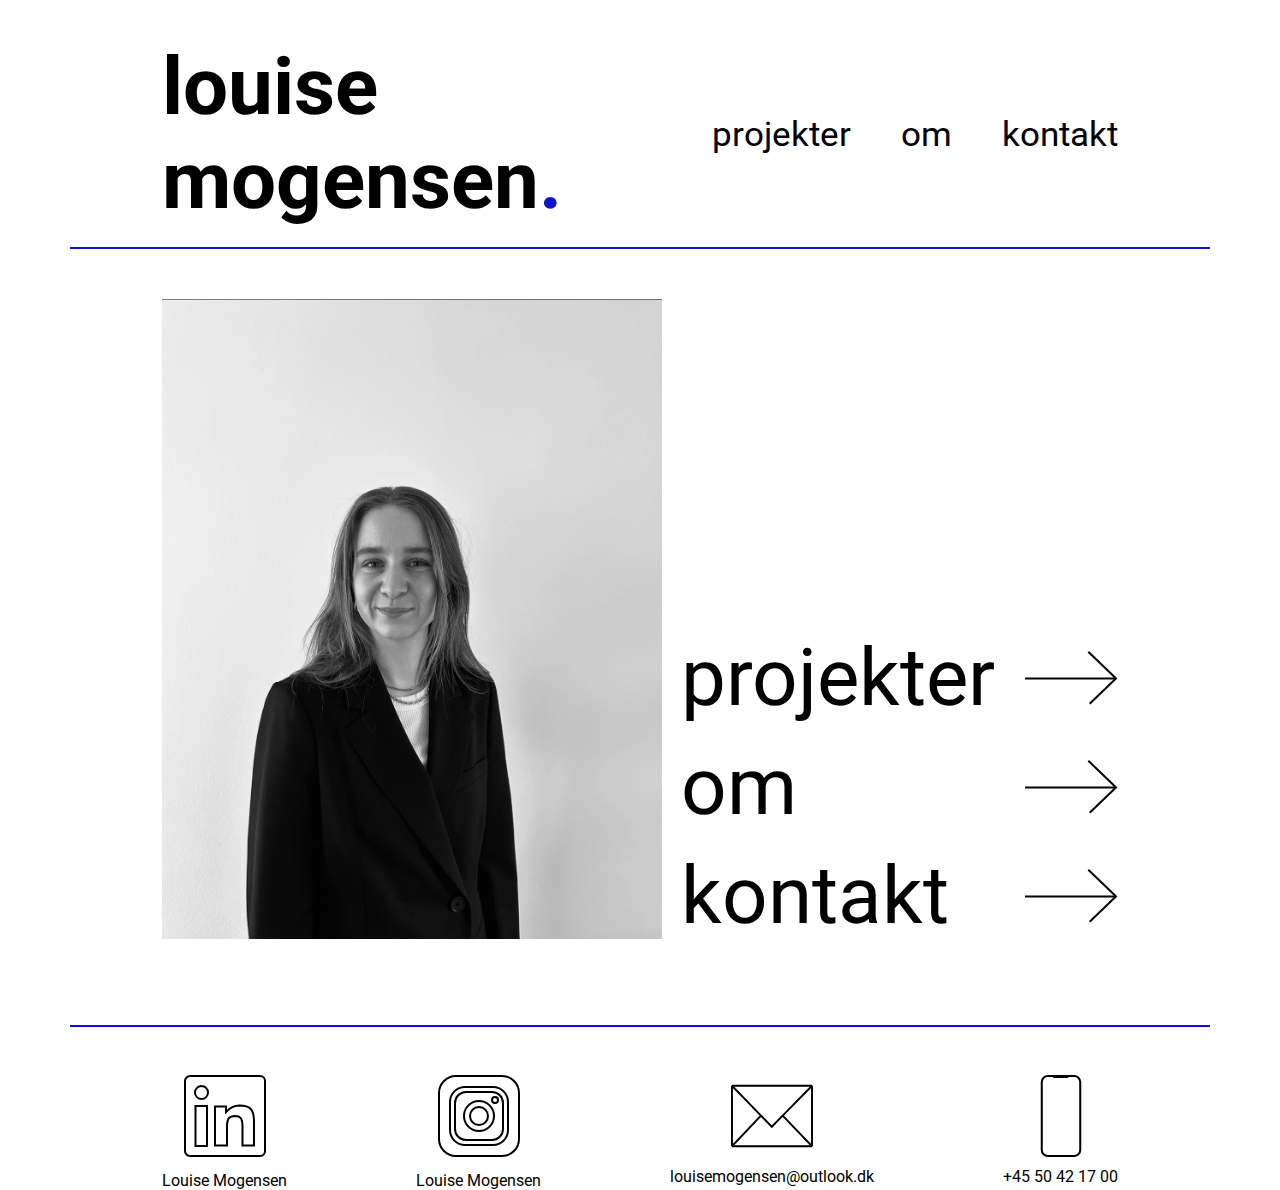
<file: index.html>
<!DOCTYPE html>
<html lang="en">
<head>
    <meta charset="UTF-8">
    <meta name="viewport" content="width=device-width, initial-scale=1.0">
    <title>Document</title>
    <link rel="stylesheet" href="css/styles.css"> <!-- Linkter til den samlede CSS -->
    <link rel="icon" href="images/ikon.webp" type="image/x-icon"/> <!-- Lille ikon i tab -->
    <script src="js/script.js" defer></script> <!-- Defer bruges til at sikre, at HTML-dokumentet er loaded inden JavaScript køres-->
</head>
<body>

    <header>

        <section class="menulinje">

            <article class="logo">
                <a href="index.html">
                    <h1>louise mogensen<span class="punktum">.</span></h1>
                </a>

            </article>

            <article class="navigationslinje">
                <a href="projekter.html">projekter</a>
                <a href="om.html">om</a>
                <a href="kontakt.html">kontakt</a>
            </article>

            <img class="burgermenu" src="images/burgermenu.svg" alt="Burgermenu" style="width: 30px;">
    
            <aside class="menuIndhold" id="navigationsmenu">
                <div id="lukBurgermenu"><img src="images/krydsIkon.svg" alt="Luk burgermenu" style="width: 30px;"></div>
                <nav>
                    <aside class="burgermenuIndhold">
                        <a href="index.html">forside</a>
                        <a href="index.html"><img src="images/pil.svg" alt="Pil til forside"></a>
                    </aside>

                    <aside class="burgermenuIndhold">
                        <a href="projekter.html">projekter</a>
                        <a href="projekter.html"><img src="images/pil.svg" alt="Pil til projekter"></a>
                    </aside>

                    <aside class="burgermenuIndhold">
                        <a href="om.html">om</a>
                        <a href="om.html"><img src="images/pil.svg" alt="Pil til om"></a>
                    </aside>

                    <aside class="burgermenuIndhold">
                        <a href="kontakt.html">kontakt</a>
                        <a href="kontakt.html"><img src="images/pil.svg" alt="Pil til kontakt"></a>
                    </aside>

                </nav>
            </aside>

        </section>

        <hr class="horisontal-linje"> <!-- Linjen, der opdeler header og main-indhold -->

    </header>

    <main>
        <article id="forsideIndhold">

            <a href="kontakt.html"><img id="forsidebillede" src="images/forsidebillede.webp" alt="Billede af mig, Louise Mogensen - multimediedesign-studerende"></a>

            <section id="forsideNavigation">
                <aside class="forsidelinkOgPil">
                    <a href="projekter.html">projekter</a>
                    <a href="projekter.html"><img src="images/pil.svg" alt="Pil til projektersiden"></a>
                </aside>

                <aside class="forsidelinkOgPil">
                    <a href="om.html">om</a>
                    <a href="om.html"><img src="images/pil.svg" alt="Pil til omsiden"></a>
                </aside>

                <aside class="forsidelinkOgPil">
                    <a href="kontakt.html">kontakt</a>
                    <a href="kontakt.html"><img src="images/pil.svg" alt="Pil til kontaktsiden"></a>
                </aside>
                
            </section>

        </article>
        
    </main>

    <footer>

        <hr class="horisontal-linje-footer">

        <section class="footer">

            <aside class="footerIkonOgTekst">
                <a href="https://www.linkedin.com/in/louise-mogensen-a4139324a/"><img src="images/linkedinIkon.svg" alt="LinkedIn-ikon - direkte til Louise Mogensen"></a>
                <a href="https://www.linkedin.com/in/louise-mogensen-a4139324a/">Louise Mogensen</a>
            </aside>
    
            <aside class="footerIkonOgTekst">
                <a href="https://www.instagram.com/louisemogensenn/"><img src="images/instagramIkon.svg" alt="instagram-ikon - direkte til Louise Mogensen"></a>
                    <a href="https://www.instagram.com/louisemogensenn/">Louise Mogensen</a>
            </aside>
    
            <aside class="footerIkonOgTekst">
                <img src="images/mailIkon.svg" alt="Mail-ikon - kontakt mig på louisemogensen@outlook.dk">
                <p class="mailFooterTekst">louisemogensen@outlook.dk</p>
            </aside>
    
            <aside class="footerIkonOgTekst">
                <img src="images/telefonIkon.svg" alt="telefon-ikon - kontakt mig på +45 50 42 17 00">
                <p>+45 50 42 17 00</p>
            </aside>

        </section>
        

    </footer>
    
</body>
</html>
</file>
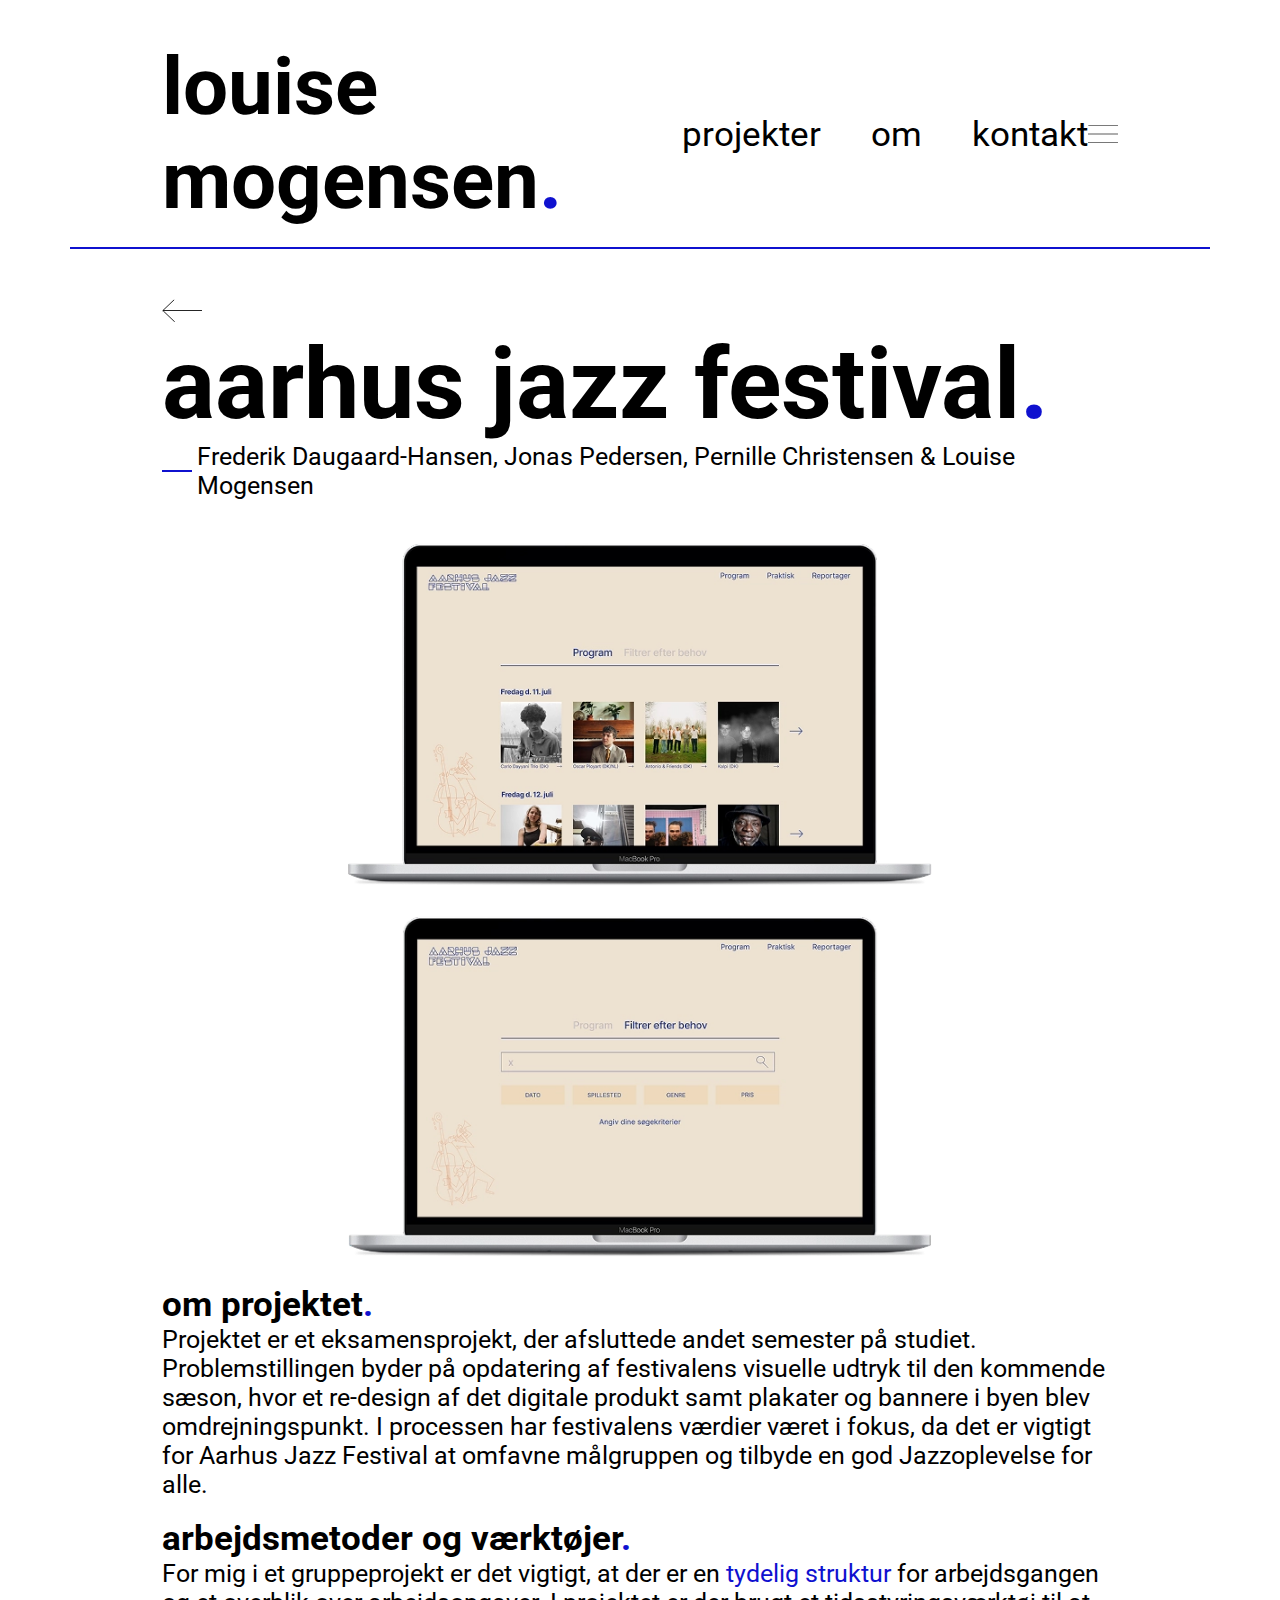
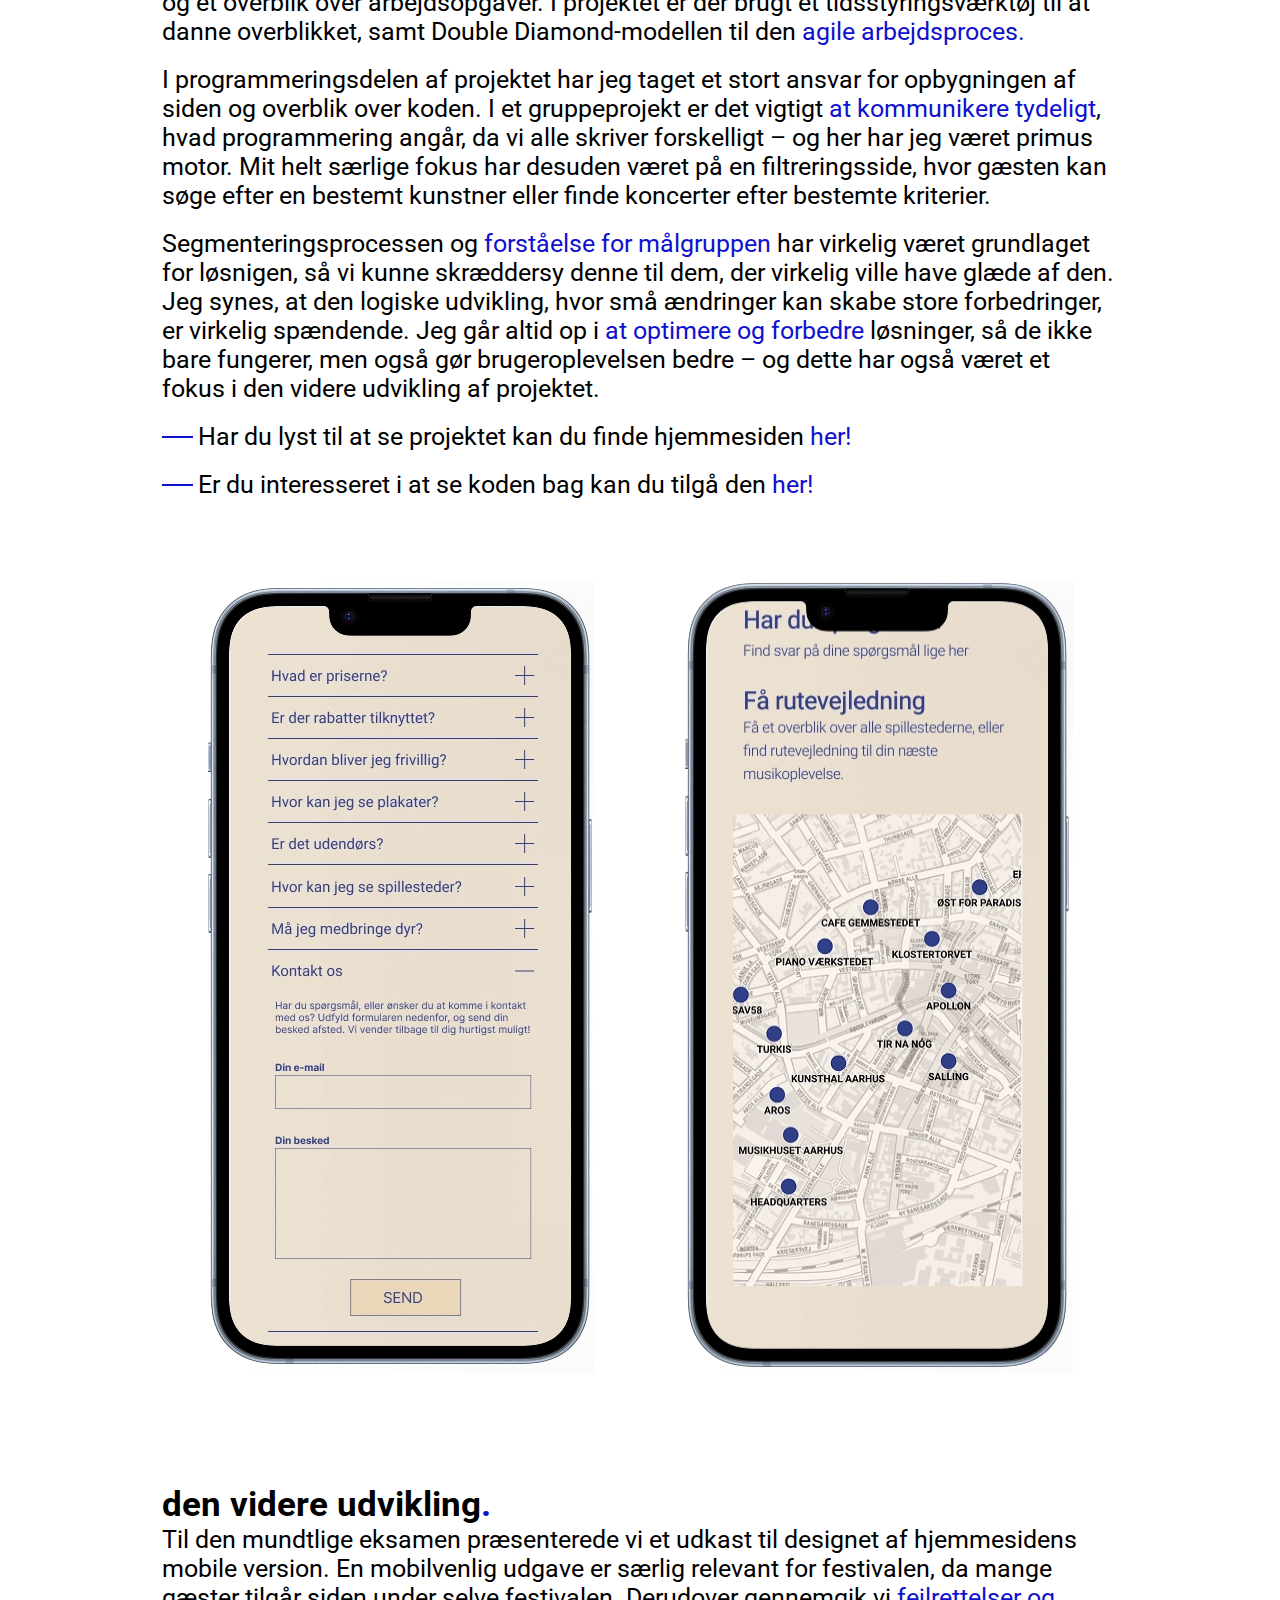
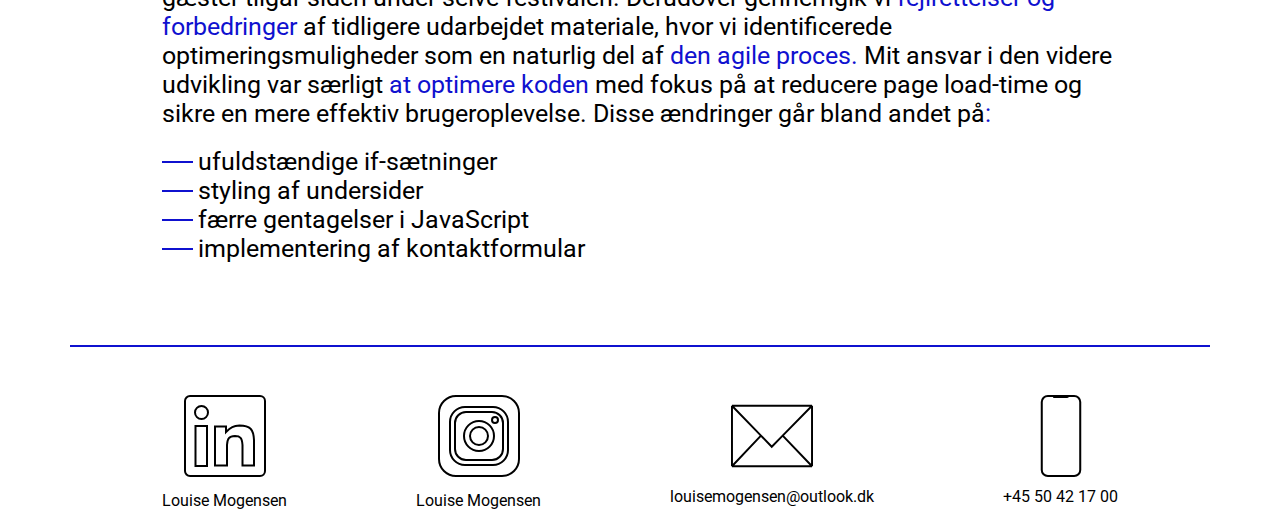
<file: aajf.html>
<!DOCTYPE html>
<html lang="en">
<head>
    <meta charset="UTF-8">
    <meta name="viewport" content="width=device-width, initial-scale=1.0">
    <title>Document</title>
    <link rel="stylesheet" href="css/styles.css"> <!-- Linkter til den samlede CSS -->
    <link rel="icon" href="images/ikon.webp" type="image/x-icon"/> <!-- Lille ikon i tab -->
    <script src="js/script.js" defer></script> <!-- Defer bruges til at sikre, at HTML-dokumentet er loaded inden JavaScript køres-->
</head>
<body>

    <header>

        <section class="menulinje">

            <article class="logo">
                <a href="index.html">
                    <h1>louise mogensen<span class="punktum">.</span></h1>
                </a>

            </article>

            <article class="navigationslinje">
                <a href="projekter.html">projekter</a>
                <a href="om.html">om</a>
                <a href="kontakt.html">kontakt</a>
            </article>

            <img id="burgermenu" src="images/burgermenu.svg" alt="Burgermenu" style="width: 30px;">
    
    <aside class="menuIndhold" id="navigationsmenu">
        <div id="lukBurgermenu"><img src="images/krydsIkon.svg" alt="Luk burgermenu" style="width: 30px;"></div>
        <nav>
            <aside class="burgermenuIndhold">
                <a href="index.html">forside</a>
                <a href="index.html"><img src="images/pil.svg" alt="Pil til forside"></a>
            </aside>

            <aside class="burgermenuIndhold">
                <a href="projekter.html">projekter</a>
                <a href="projekter.html"><img src="images/pil.svg" alt="Pil til projekter"></a>
            </aside>

            <aside class="burgermenuIndhold">
                <a href="om.html">om</a>
                <a href="om.html"><img src="images/pil.svg" alt="Pil til om"></a>
            </aside>

            <aside class="burgermenuIndhold">
                <a href="kontakt.html">kontakt</a>
                <a href="kontakt.html"><img src="images/pil.svg" alt="Pil til kontakt"></a>
            </aside>

        </nav>
    </aside>

        </section>

        <hr class="horisontal-linje"> <!-- Linjen, der opdeler header og main-indhold -->

    </header>

    <main>
        
        <a href="projekter.html"><img class="pilTilbage" src="images/pil.svg" alt="Pil tilbage til projekter" style="rotate: 180deg; width: 40px;"></a>

        <h1 class="overskriftPaaSide">aarhus jazz festival<span class="punktum">.</span></h1>

        <aside class="listeelement">
            <hr class="bindestreg">
            <p>Frederik Daugaard-Hansen, Jonas Pedersen, Pernille Christensen & Louise Mogensen</p>
        </aside>

        <section class="projektbilleder">
            <img src="images/aarhusJazzFestivalBilledeEt.webp" alt="Billede af projektet, Aarhus Jazz Festival">
            <img src="images/aarhusJazzFestivalBilledeTo.webp" alt="Billede af projektet, Aarhus Jazz Festival">
        </section>

        <article class="overskriftOgTekstProjekt">
            <h3>om projektet<span class="punktum">.</span></h3>
            <p>Projektet er et eksamensprojekt, der afsluttede andet semester på studiet. Problemstillingen byder på opdatering af festivalens visuelle udtryk til den kommende sæson, hvor et re-design af det digitale produkt samt plakater og bannere i byen blev omdrejningspunkt. I processen har festivalens værdier været i fokus, da det er vigtigt for Aarhus Jazz Festival at omfavne målgruppen og tilbyde en god Jazzoplevelse for alle. </p>
        </article>

        <br>

        <article class="overskriftOgTekstProjekt">
            <h3>arbejdsmetoder og værktøjer<span class="punktum">.</span></h3>
            <p>For mig i et gruppeprojekt er det vigtigt, at der er en <span class="punktum">tydelig struktur</span> for arbejdsgangen og et overblik over arbejdsopgaver. I projektet er der brugt et tidsstyringsværktøj til at danne overblikket, samt Double Diamond-modellen til den <span class="punktum">agile arbejdsproces.</span> </p>
            <br>
            <p>I programmeringsdelen af projektet har jeg taget et stort ansvar for opbygningen af siden og overblik over koden. I et gruppeprojekt er det vigtigt <span class="punktum">at kommunikere tydeligt</span>, hvad programmering angår, da vi alle skriver forskelligt – og her har jeg været primus motor. Mit helt særlige fokus har desuden været på en filtreringsside, hvor gæsten kan søge efter en bestemt kunstner eller finde koncerter efter bestemte kriterier. </p>

            <br>

            <p>Segmenteringsprocessen og <span class="punktum">forståelse for målgruppen</span> har virkelig været grundlaget for løsnigen, så vi kunne skræddersy denne til dem, der virkelig ville have glæde af den. Jeg synes, at den logiske udvikling, hvor små ændringer kan skabe store forbedringer, er virkelig spændende. Jeg går altid op i <span class="punktum">at optimere og forbedre</span> løsninger, så de ikke bare fungerer, men også gør brugeroplevelsen bedre – og dette har også været et fokus i den videre udvikling af projektet.</p>

            <br>

            <aside class="listeelement">
                <hr class="bindestreg">
                <p>Har du lyst til at se projektet kan du finde hjemmesiden <a class="linkTilEkstern" href="https://aarhusjazzfestival.louisemogensen.dk/">her!</a></p>
            </aside>
            
            <br>
            
            <aside class="listeelement">
                <hr class="bindestreg">
                <p>Er du interesseret i at se koden bag kan du tilgå den <a class="linkTilEkstern" href="https://github.com/louisemogensenn/aarhusjazzfestival">her!</a></p>
            </aside>
                
        </article>

        <section class="projektbillederIphone">
            <img src="images/iphoneEt.webp" alt="Billede af projektet, Aarhus Jazz Festival">
            <img src="images/iphoneTo.webp" alt="Billede af projektet, Aarhus Jazz Festival">
        </section>

        <article class="overskriftOgTekstProjekt">
            <h3>den videre udvikling<span class="punktum">.</span></h3>
            <p>Til den mundtlige eksamen præsenterede vi et udkast til designet af hjemmesidens mobile version. En mobilvenlig udgave er særlig relevant for festivalen, da mange gæster tilgår siden under selve festivalen. Derudover gennemgik vi <span class="punktum">fejlrettelser og forbedringer</span> af tidligere udarbejdet materiale, hvor vi identificerede optimeringsmuligheder som en naturlig del af <span class="punktum">den agile proces.</span> Mit ansvar i den videre udvikling var særligt <span class="punktum">at optimere koden</span> med fokus på at reducere page load-time og sikre en mere effektiv brugeroplevelse. Disse ændringer går bland andet på<span class="punktum">:</span></p>
            <br>
            <aside class="listeelement">
                <hr class="bindestreg">
                <p>ufuldstændige if-sætninger</p>
            </aside>
            <aside class="listeelement">
                <hr class="bindestreg">
                <p>styling af undersider</p>
            </aside>
            <aside class="listeelement">
                <hr class="bindestreg">
                <p>færre gentagelser i JavaScript</p>
            </aside>
            <aside class="listeelement">
                <hr class="bindestreg">
                <p>implementering af kontaktformular</p>
            </aside>
        </article>
        
    </main>

    <footer>

        <hr class="horisontal-linje-footer">

        <section class="footer">

            <aside class="footerIkonOgTekst">
                <a href="https://www.linkedin.com/in/louise-mogensen-a4139324a/"><img src="images/linkedinIkon.svg" alt="LinkedIn-ikon - direkte til Louise Mogensen"></a>
                <a href="https://www.linkedin.com/in/louise-mogensen-a4139324a/">Louise Mogensen</a>
            </aside>
    
            <aside class="footerIkonOgTekst">
                <a href="https://www.instagram.com/louisemogensenn/"><img src="images/instagramIkon.svg" alt="instagram-ikon - direkte til Louise Mogensen"></a>
                <a href="https://www.instagram.com/louisemogensenn/">Louise Mogensen</a>
            </aside>
    
            <aside class="footerIkonOgTekst">
                <img src="images/mailIkon.svg" alt="Mail-ikon - kontakt mig på louisemogensen@outlook.dk">
                <p class="mailFooterTekst">louisemogensen@outlook.dk</p>
            </aside>
    
            <aside class="footerIkonOgTekst">
                <img src="images/telefonIkon.svg" alt="telefon-ikon - kontakt mig på +45 50 42 17 00">
                <p>+45 50 42 17 00</p>
            </aside>

        </section>
        

    </footer>
    
    
</body>
</html>
</file>
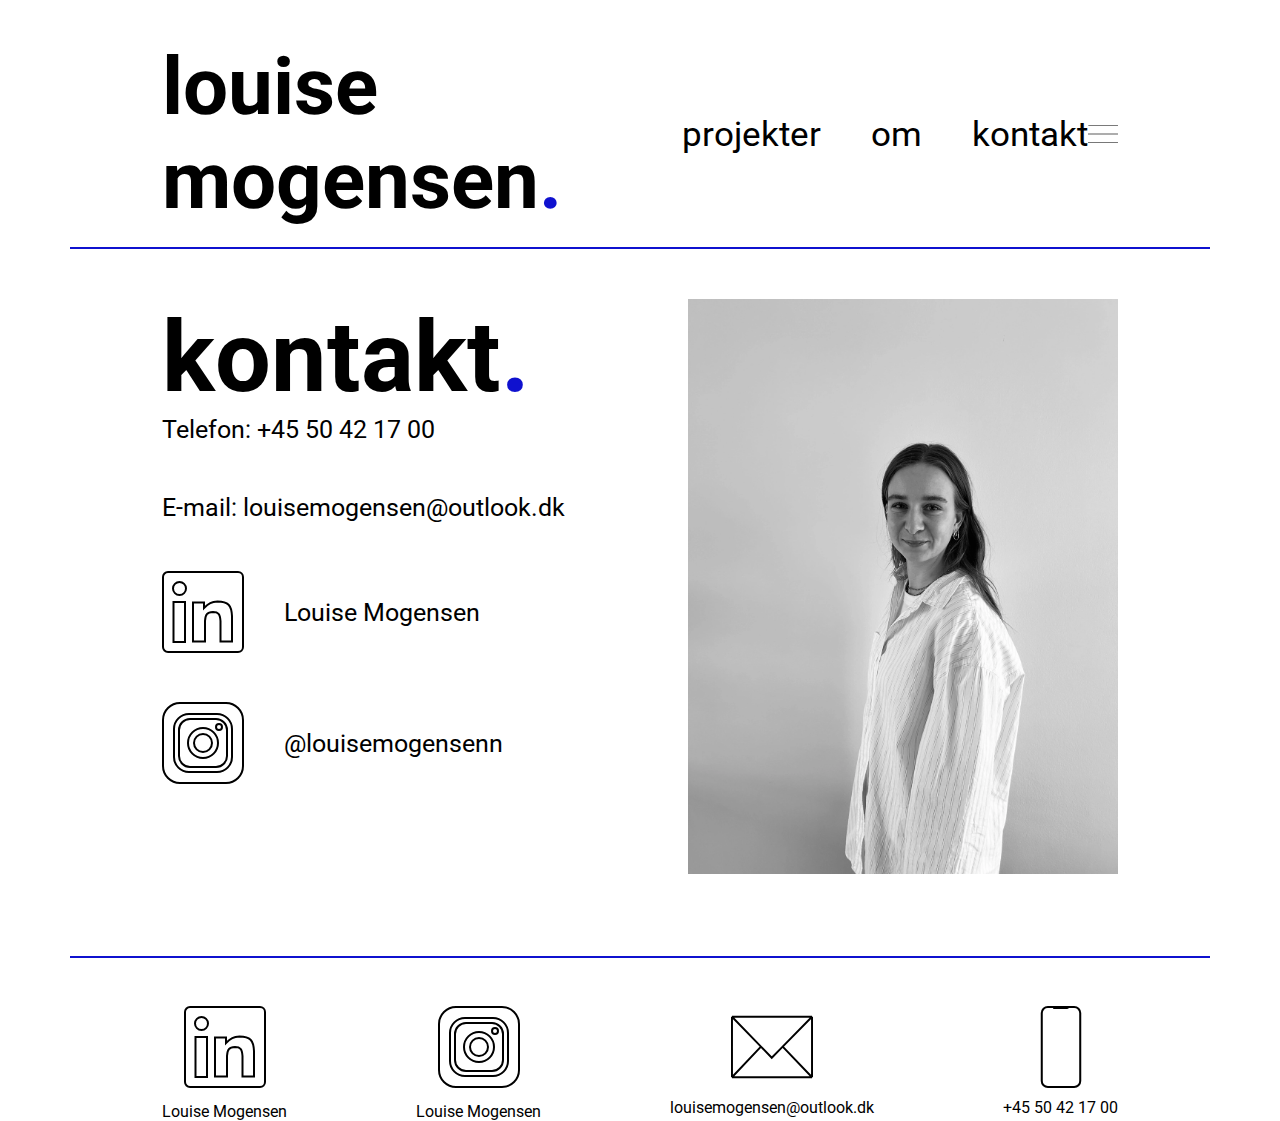
<file: kontakt.html>
<!DOCTYPE html>
<html lang="en">
<head>
    <meta charset="UTF-8">
    <meta name="viewport" content="width=device-width, initial-scale=1.0">
    <title>Document</title>
    <link rel="stylesheet" href="css/styles.css"> <!-- Linkter til den samlede CSS -->
    <link rel="icon" href="images/ikon.webp" type="image/x-icon"/> <!-- Lille ikon i tab -->
    <script src="js/script.js" defer></script> <!-- Defer bruges til at sikre, at HTML-dokumentet er loaded inden JavaScript køres-->
</head>
<body>

    <header>

        <section class="menulinje">

            <article class="logo">
                <a href="index.html">
                    <h1>louise mogensen<span class="punktum">.</span></h1>
                </a>

            </article>

            <article class="navigationslinje">
                <a href="projekter.html">projekter</a>
                <a href="om.html">om</a>
                <a href="kontakt.html">kontakt</a>
            </article>

            <img id="burgermenu" src="images/burgermenu.svg" alt="Burgermenu" style="width: 30px;">
    
    <aside class="menuIndhold" id="navigationsmenu">
        <div id="lukBurgermenu"><img src="images/krydsIkon.svg" alt="Luk burgermenu" style="width: 30px;"></div>
        <nav>
            <aside class="burgermenuIndhold">
                <a href="index.html">forside</a>
                <a href="index.html"><img src="images/pil.svg" alt="Pil til forside"></a>
            </aside>

            <aside class="burgermenuIndhold">
                <a href="projekter.html">projekter</a>
                <a href="projekter.html"><img src="images/pil.svg" alt="Pil til projekter"></a>
            </aside>

            <aside class="burgermenuIndhold">
                <a href="om.html">om</a>
                <a href="om.html"><img src="images/pil.svg" alt="Pil til om"></a>
            </aside>

            <aside class="burgermenuIndhold">
                <a href="kontakt.html">kontakt</a>
                <a href="kontakt.html"><img src="images/pil.svg" alt="Pil til kontakt"></a>
            </aside>

        </nav>
    </aside>

        </section>

        <hr class="horisontal-linje"> <!-- Linjen, der opdeler header og main-indhold -->

    </header>

    <main>
        <article id="kontaktIndhold">
            <aside>
                <h1 class="overskriftPaaSide">kontakt <span class="punktum">.</span></h1>

                <p>Telefon: +45 50 42 17 00</p>
                <p>E-mail: louisemogensen@outlook.dk</p>

                <article class="ikonOgTekst">
                    <img src="images/linkedinIkon.svg" alt="LinkedIn-link til Louise Mogensen">
                    <p>Louise Mogensen</p>
                </article>
    
                <article class="ikonOgTekst">
                    <img src="images/instagramIkon.svg" alt="Instagram-link til @louismogensenn">
                    <p>@louisemogensenn</p>
                </article>
            </aside>

            <img id="kontaktbillede" src="images/kontaktbillede.webp" alt="Et billede af mig, der er glad">
        </article>
        
    </main>

    <footer>

        <hr class="horisontal-linje-footer">

        <section class="footer">

            <aside class="footerIkonOgTekst">
                <a href="https://www.linkedin.com/in/louise-mogensen-a4139324a/"><img src="images/linkedinIkon.svg" alt="LinkedIn-ikon - direkte til Louise Mogensen"></a>
                <a href="https://www.linkedin.com/in/louise-mogensen-a4139324a/">Louise Mogensen</a>
            </aside>
    
            <aside class="footerIkonOgTekst">
                <a href="https://www.instagram.com/louisemogensenn/"><img src="images/instagramIkon.svg" alt="instagram-ikon - direkte til Louise Mogensen"></a>
                <a href="https://www.instagram.com/louisemogensenn/">Louise Mogensen</a>
            </aside>
    
            <aside class="footerIkonOgTekst">
                <img src="images/mailIkon.svg" alt="Mail-ikon - kontakt mig på louisemogensen@outlook.dk">
                <p class="mailFooterTekst">louisemogensen@outlook.dk</p>
            </aside>
    
            <aside class="footerIkonOgTekst">
                <img src="images/telefonIkon.svg" alt="telefon-ikon - kontakt mig på +45 50 42 17 00">
                <p>+45 50 42 17 00</p>
            </aside>

        </section>
        

    </footer>
    
    
</body>
</html>
</file>
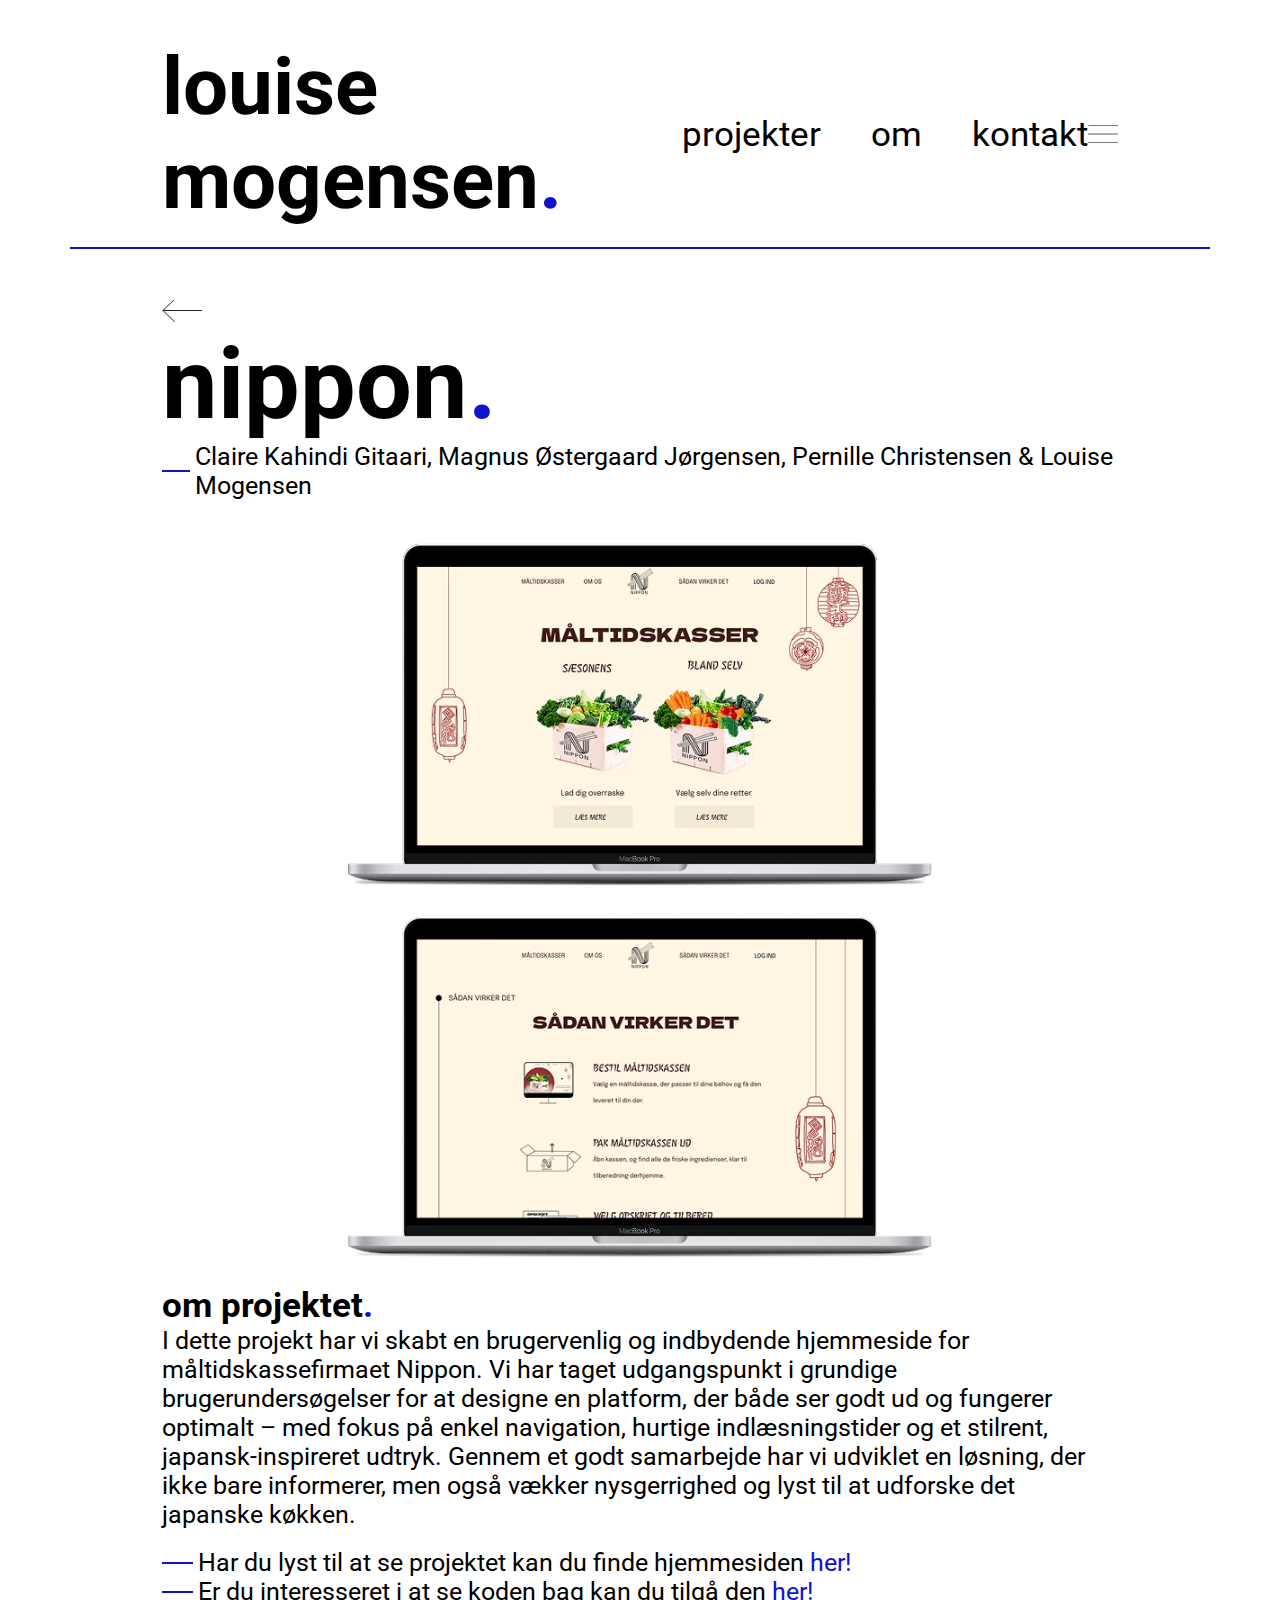
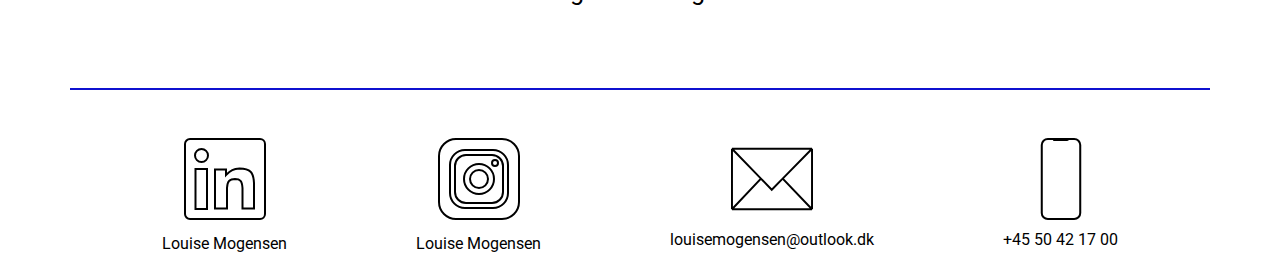
<file: nippon.html>
<!DOCTYPE html>
<html lang="en">
<head>
    <meta charset="UTF-8">
    <meta name="viewport" content="width=device-width, initial-scale=1.0">
    <title>Document</title>
    <link rel="stylesheet" href="css/styles.css"> <!-- Linkter til den samlede CSS -->
    <link rel="icon" href="images/ikon.webp" type="image/x-icon"/> <!-- Lille ikon i tab -->
    <script src="js/script.js" defer></script> <!-- Defer bruges til at sikre, at HTML-dokumentet er loaded inden JavaScript køres-->
</head>
<body>

    <header>

        <section class="menulinje">

            <article class="logo">
                <a href="index.html">
                    <h1>louise mogensen<span class="punktum">.</span></h1>
                </a>

            </article>

            <article class="navigationslinje">
                <a href="projekter.html">projekter</a>
                <a href="om.html">om</a>
                <a href="kontakt.html">kontakt</a>
            </article>

            <img id="burgermenu" src="images/burgermenu.svg" alt="Burgermenu" style="width: 30px;">
    
    <aside class="menuIndhold" id="navigationsmenu">
        <div id="lukBurgermenu"><img src="images/krydsIkon.svg" alt="Luk burgermenu" style="width: 30px;"></div>
        <nav>
            <aside class="burgermenuIndhold">
                <a href="index.html">forside</a>
                <a href="index.html"><img src="images/pil.svg" alt="Pil til forside"></a>
            </aside>

            <aside class="burgermenuIndhold">
                <a href="projekter.html">projekter</a>
                <a href="projekter.html"><img src="images/pil.svg" alt="Pil til projekter"></a>
            </aside>

            <aside class="burgermenuIndhold">
                <a href="om.html">om</a>
                <a href="om.html"><img src="images/pil.svg" alt="Pil til om"></a>
            </aside>

            <aside class="burgermenuIndhold">
                <a href="kontakt.html">kontakt</a>
                <a href="kontakt.html"><img src="images/pil.svg" alt="Pil til kontakt"></a>
            </aside>

        </nav>
    </aside>

        </section>

        <hr class="horisontal-linje"> <!-- Linjen, der opdeler header og main-indhold -->

    </header>

    <main>

        <a href="projekter.html"><img class="pilTilbage" src="images/pil.svg" alt="Pil tilbage til projekter" style="rotate: 180deg; width: 40px;"></a>

        <h1 class="overskriftPaaSide">nippon<span class="punktum">.</span></h1>

        <aside class="listeelement" class="gruppenavne">
            <hr class="bindestreg">
            <p>Claire Kahindi Gitaari, Magnus Østergaard Jørgensen, Pernille Christensen & Louise Mogensen</p>
        </aside>

        <section class="projektbilleder">
            <img src="images/nipponEt.webp" alt="Billede af projektet, Aarhus Jazz Festival">
            <img src="images/nipponTo.webp" alt="Billede af projektet, Aarhus Jazz Festival">
        </section>

        <article class="overskriftOgTekstProjekt">
            <h3>om projektet<span class="punktum">.</span></h3>
            <p>I dette projekt har vi skabt en brugervenlig og indbydende hjemmeside for måltidskassefirmaet Nippon. Vi har taget udgangspunkt i grundige brugerundersøgelser for at designe en platform, der både ser godt ud og fungerer optimalt – med fokus på enkel navigation, hurtige indlæsningstider og et stilrent, japansk-inspireret udtryk. Gennem et godt samarbejde har vi udviklet en løsning, der ikke bare informerer, men også vækker nysgerrighed og lyst til at udforske det japanske køkken.</p>
        </article>

        <br>

        <aside class="listeelement">
            <hr class="bindestreg">
            <p>Har du lyst til at se projektet kan du finde hjemmesiden <a class="linkTilEkstern" href="https://nippon.louisemogensen.dk/">her!</a></p>
        </aside>

        <aside class="listeelement">
            <hr class="bindestreg">
            <p>Er du interesseret i at se koden bag kan du tilgå den <a class="linkTilEkstern" href="https://github.com/louisemogensenn/ux-ui-animationer">her!</a></p>
        </aside>
        
    </main>

    <footer>

        <hr class="horisontal-linje-footer">

        <section class="footer">

            <aside class="footerIkonOgTekst">
                <a href="https://www.linkedin.com/in/louise-mogensen-a4139324a/"><img src="images/linkedinIkon.svg" alt="LinkedIn-ikon - direkte til Louise Mogensen"></a>
                <a href="https://www.linkedin.com/in/louise-mogensen-a4139324a/">Louise Mogensen</a>
            </aside>
    
            <aside class="footerIkonOgTekst">
                <a href="https://www.instagram.com/louisemogensenn/"><img src="images/instagramIkon.svg" alt="instagram-ikon - direkte til Louise Mogensen"></a>
                <a href="https://www.instagram.com/louisemogensenn/">Louise Mogensen</a>
            </aside>
    
            <aside class="footerIkonOgTekst">
                <img src="images/mailIkon.svg" alt="Mail-ikon - kontakt mig på louisemogensen@outlook.dk">
                <p class="mailFooterTekst">louisemogensen@outlook.dk</p>
            </aside>
    
            <aside class="footerIkonOgTekst">
                <img src="images/telefonIkon.svg" alt="telefon-ikon - kontakt mig på +45 50 42 17 00">
                <p>+45 50 42 17 00</p>
            </aside>

        </section>
        

    </footer>
    
    
</body>
</html>
</file>
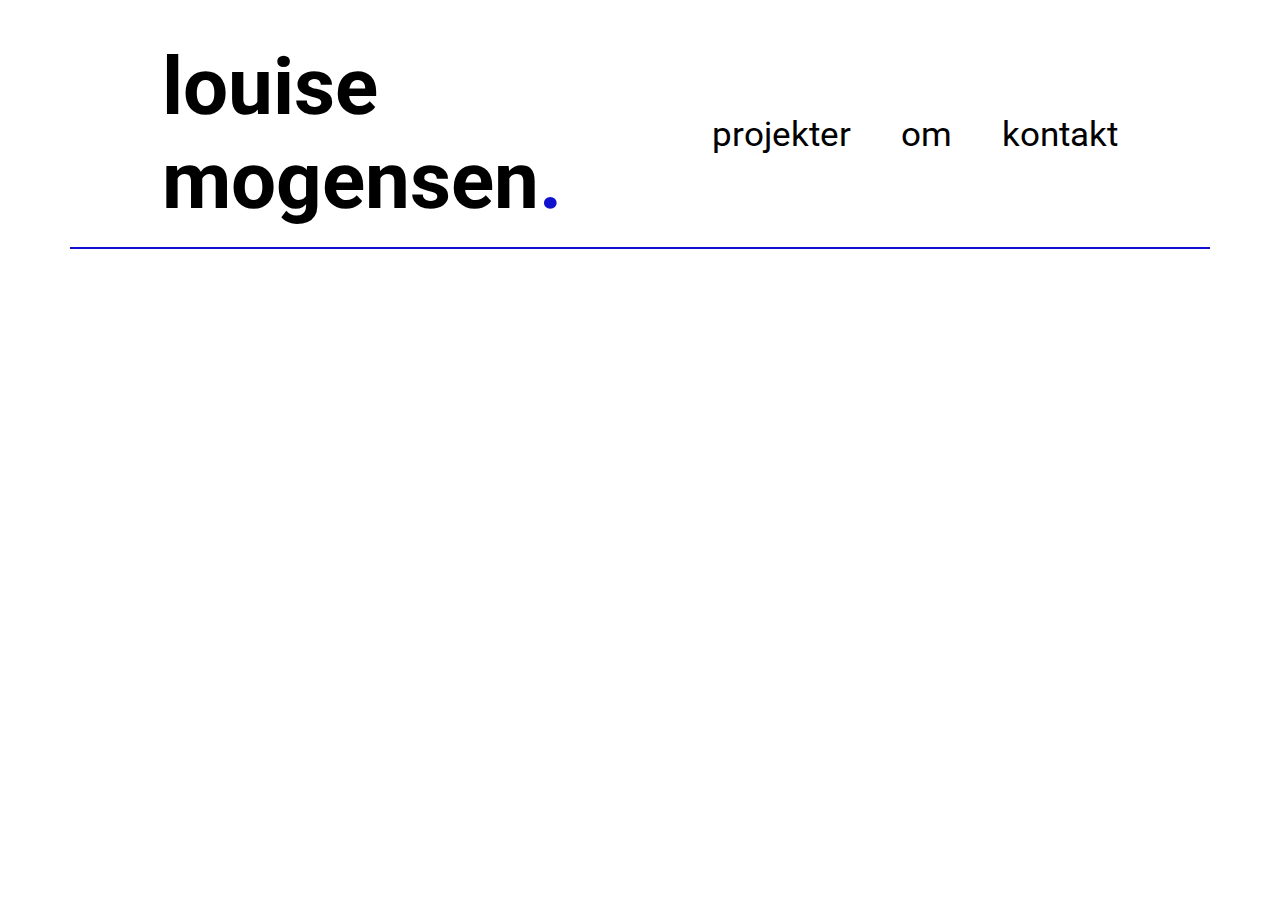
<file: proeve.html>
<!DOCTYPE html>
<html lang="en">
<head>
    <meta charset="UTF-8">
    <meta name="viewport" content="width=device-width, initial-scale=1.0">
    <title>Document</title>
    <link rel="stylesheet" href="css/styles.css"> <!-- Linkter til den samlede CSS -->
    <link rel="icon" href="images/ikon.webp" type="image/x-icon"/> <!-- Lille ikon i tab -->
    <script src="js/script.js" defer></script> <!-- Defer bruges til at sikre, at HTML-dokumentet er loaded inden JavaScript køres-->
</head>
<body>

    <header>

        <section class="menulinje">

            <article class="logo">
                <a href="index.html">
                    <h1>louise mogensen<span class="punktum">.</span></h1>
                </a>

            </article>

            <article class="navigationslinje">
                <a href="projekter.html">projekter</a>
                <a href="om.html">om</a>
                <a href="kontakt.html">kontakt</a>
            </article>

            <aside id="burgermenu">
                <img src="images/burgermenu.svg" alt="Åbn menu" class="burgermenuIkon" style="width: 40px;">
                <section class="burgermenuIndhold">
                    <img src="images/krydsIkon.svg" alt="Luk menu" class="lukBurgermenuIkon" style="width: 30px;">
                    <nav class="burgermenuNavigation">
                        <a href="projekter.html">projekter</a>
                        <a href="om.html">om</a>
                        <a href="kontakt.html">kontakt</a>
                    </nav>
                </section>
            </aside>

        </section>

        <hr class="horisontal-linje"> <!-- Linjen, der opdeler header og main-indhold -->

    </header>

    <main>

    </main>
      
</body>

<style>
#burgermenu {
    /* position: relative; */
    cursor: pointer;
}

.burgermenuIndhold {
    display: none;
    position: fixed;
    top: 0;
    right: 0;
    width: 100%;
    height: 100vh;
    padding: 20px;
    z-index: 1000;
}

.burgermenuIndhold a {
    font-size: 35px;
}

.burgermenuIndhold.active {
    display: block;
}

.lukBurgermenuIkon {
    position: absolute;
    top: 40px;
    right: 20px;
    cursor: pointer;
}

.burgermenuNavigation {
    display: flex;
    flex-direction: column;
    align-items: center;
    justify-content: center;
    height: 100%;
    gap: 30px;
}

/* Skjul burgermenu på desktop */
@media screen and (min-width: 1200px) {
    #burgermenu {
        display: none;
    }
}
</style>

<script>
    const burgerMenu = document.getElementById('burgermenu');
    const menuContent = document.querySelector('.burgermenuIndhold');
    const burgerIcon = document.querySelector('.burgermenuIkon');
    const closeIcon = document.querySelector('.lukBurgermenuIkon');

    // Åbn menu ved klik på burger-ikonet
    burgerIcon.addEventListener('click', function(e) {
        e.stopPropagation();
        menuContent.classList.add('active');
        burgerIcon.style.display = 'none'; // Skjuler burgerikonet
    });

    closeIcon.addEventListener('click', function(e) {
        e.stopPropagation();
        menuContent.classList.remove('active');
        burgerIcon.style.display = 'block'; // Viser burgerikonet igen
    });

    // Luk menu når musen forlader menuindholdet
    menuContent.addEventListener('mouseleave', function() {
        menuContent.classList.remove('active');
    });

    // Luk menu ved klik udenfor menuen
    document.addEventListener('click', function(e) {
        if (!menuContent.contains(e.target) && !burgerIcon.contains(e.target)) {
            menuContent.classList.remove('active');
        }
    });;
</script>
</html>
</file>
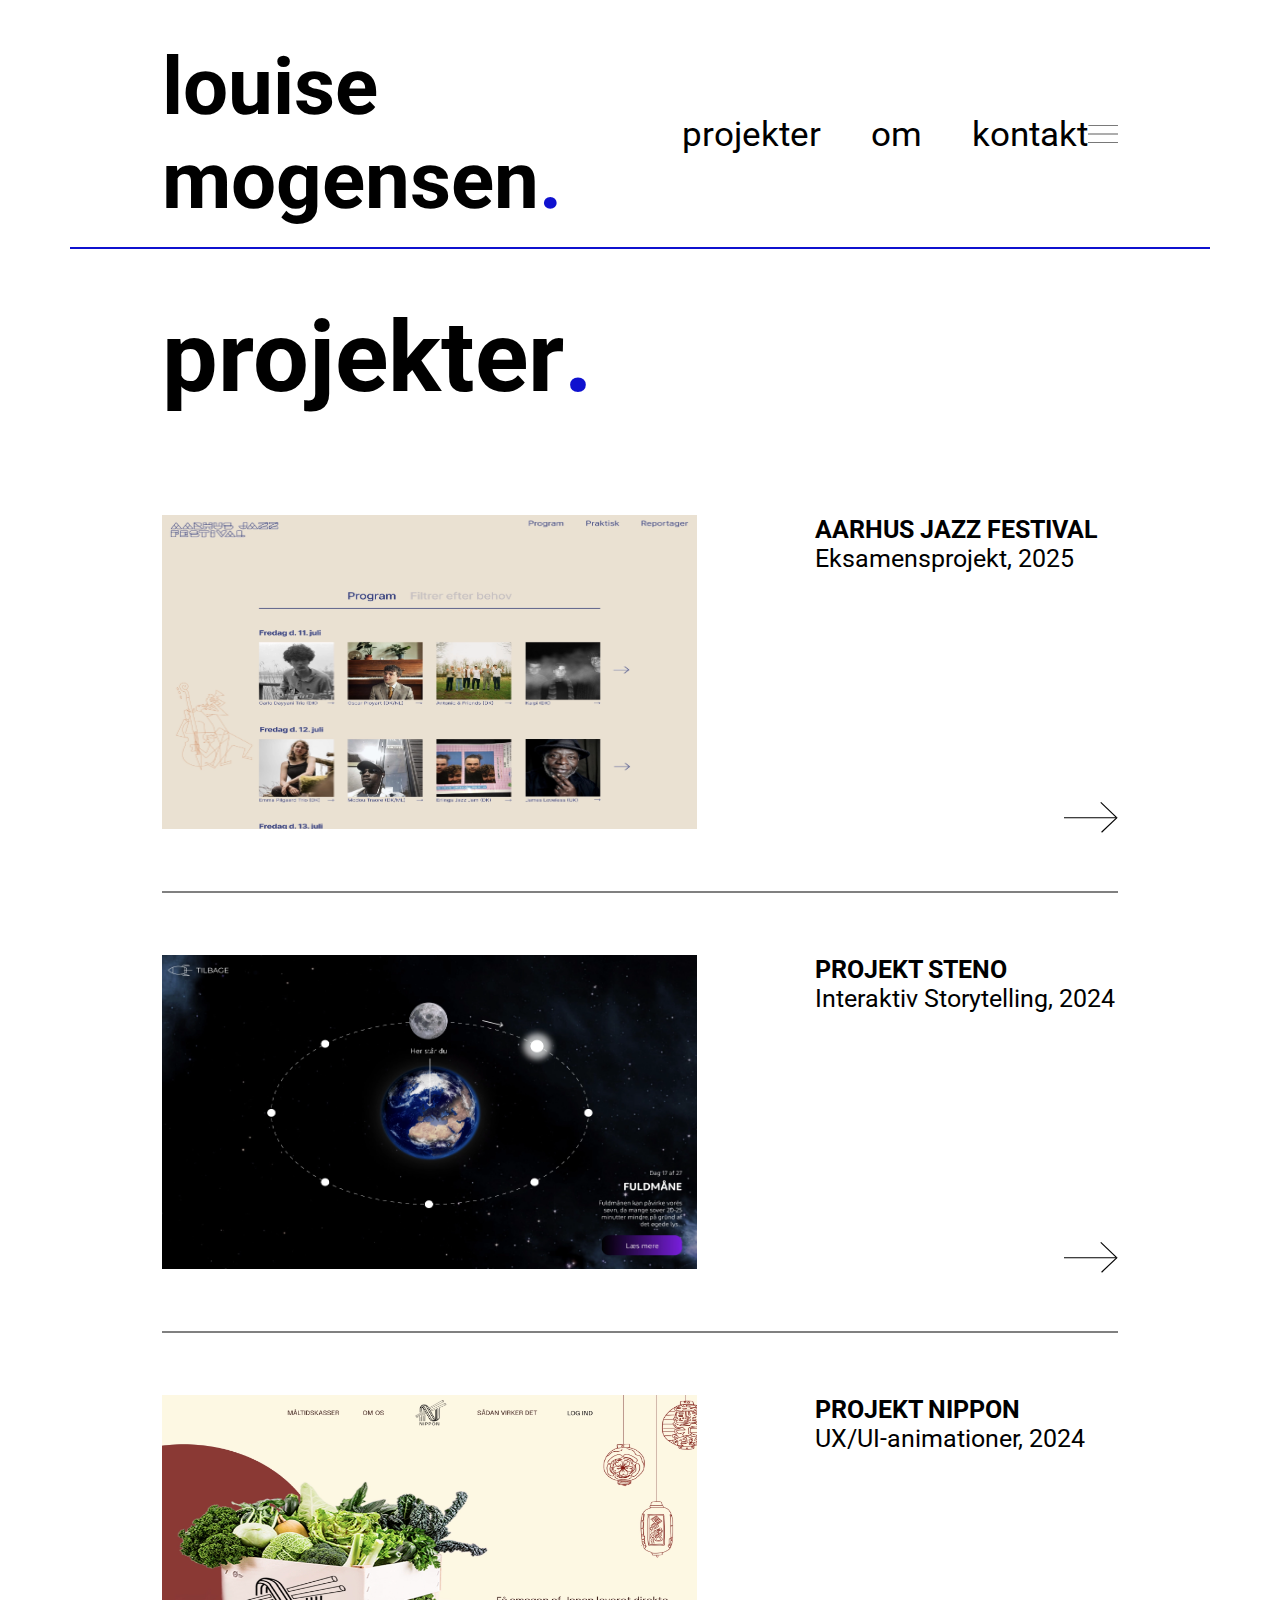
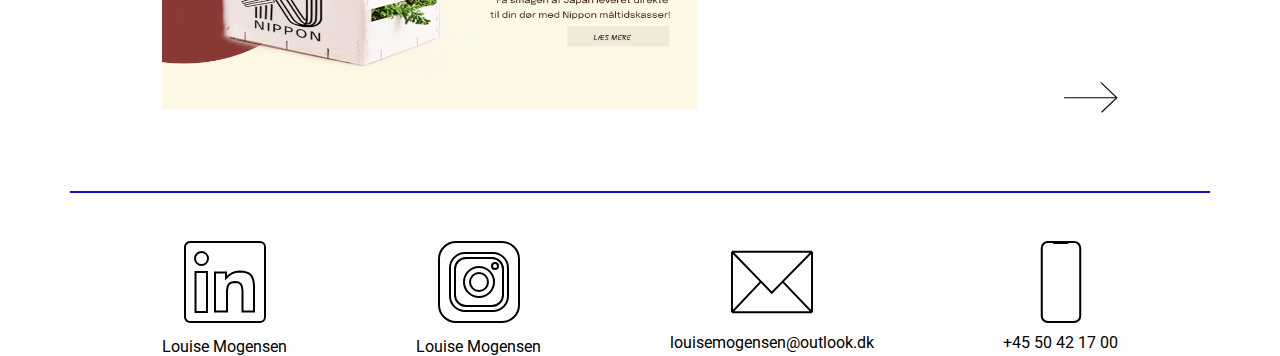
<file: projekter.html>
<!DOCTYPE html>
<html lang="en">
<head>
    <meta charset="UTF-8">
    <meta name="viewport" content="width=device-width, initial-scale=1.0">
    <title>Document</title>
    <link rel="stylesheet" href="css/styles.css"> <!-- Linkter til den samlede CSS -->
    <link rel="icon" href="images/ikon.webp" type="image/x-icon"/> <!-- Lille ikon i tab -->
    <script src="js/script.js" defer></script> <!-- Defer bruges til at sikre, at HTML-dokumentet er loaded inden JavaScript køres-->
</head>
<body>

    <header>

        <section class="menulinje">

            <article class="logo">
                <a href="index.html">
                    <h1>louise mogensen<span class="punktum">.</span></h1>
                </a>

            </article>

            <article class="navigationslinje">
                <a href="projekter.html">projekter</a>
                <a href="om.html">om</a>
                <a href="kontakt.html">kontakt</a>
            </article>

            <img id="burgermenu" src="images/burgermenu.svg" alt="Burgermenu" style="width: 30px;">
    
    <aside class="menuIndhold" id="navigationsmenu">
        <div id="lukBurgermenu"><img src="images/krydsIkon.svg" alt="Luk burgermenu" style="width: 30px;"></div>
        <nav>
            <aside class="burgermenuIndhold">
                <a href="index.html">forside</a>
                <a href="index.html"><img src="images/pil.svg" alt="Pil til forside"></a>
            </aside>

            <aside class="burgermenuIndhold">
                <a href="projekter.html">projekter</a>
                <a href="projekter.html"><img src="images/pil.svg" alt="Pil til projekter"></a>
            </aside>

            <aside class="burgermenuIndhold">
                <a href="om.html">om</a>
                <a href="om.html"><img src="images/pil.svg" alt="Pil til om"></a>
            </aside>

            <aside class="burgermenuIndhold">
                <a href="kontakt.html">kontakt</a>
                <a href="kontakt.html"><img src="images/pil.svg" alt="Pil til kontakt"></a>
            </aside>

        </nav>
    </aside>

        </section>

        <hr class="horisontal-linje"> <!-- Linjen, der opdeler header og main-indhold -->

    </header>

    <main>

        <section id="oversigtOverProjekter">
            <h1 class="overskriftPaaSide">projekter <span class="punktum">.</span></h1>

            <article>
                <article id="projektAarhusJazzFestival">
                    <a href="aajf.html">

                        <section class="indholdProjekter" id="topProjekt">

                            <img class="projektBillede" src="images/aarhusJazzFestival.webp" alt="Projekt Aarhus Jazz Festival">

                            <aside class="tekstProjekter">
                                <h3>AARHUS JAZZ FESTIVAL</h3>
                                <p>Eksamensprojekt, 2025</p>
                            </aside>
                            
                        </section>
                    </a>

                    <img class="pilProjekter" src="images/pil.svg" alt="Pil med funktion, der linker til Projekt Aarhus Jazz Festival">

                </article>

                <hr class="linjeMellemProjekter"> <!-- Linje, der bruges til at opdele projekter -->

                <article id="projektSteno">
                    <a href="steno.html">

                        <section class="indholdProjekter">

                            <img class="projektBillede" src="images/steno.webp" alt="Projekt Steno">
                            
                            <aside class="tekstProjekter">
                                <h3>PROJEKT STENO</h3>
                                <p>Interaktiv Storytelling, 2024</p>
                            </aside>

                        </section>
                    </a>

                    <img class="pilProjekter" src="images/pil.svg" alt="Pil med funktion, der linker til Projekt Steno">
                </article>

                <hr class="linjeMellemProjekter"> <!-- Linje, der bruges til at opdele projekter -->

                <article id="projektNippon">
                    <a href="nippon.html">

                        <section class="indholdProjekter">

                            <img class="projektBillede" src="images/nippon.webp" alt="Projekt Nippon">

                            <aside class="tekstProjekter">
                                <h3>PROJEKT NIPPON</h3>
                                <p>UX/UI-animationer, 2024</p>
                            </aside>     

                        </section>
                    </a>

                    <img class="pilProjekter" src="images/pil.svg" alt="Pil med funktion, der linker til Projekt Nippon">

                </article>
            </article>
        </section>
        
    </main>

    <footer>

        <hr class="horisontal-linje-footer">

        <section class="footer">

            <aside class="footerIkonOgTekst">
                <a href="https://www.linkedin.com/in/louise-mogensen-a4139324a/"><img src="images/linkedinIkon.svg" alt="LinkedIn-ikon - direkte til Louise Mogensen"></a>
                <a href="https://www.linkedin.com/in/louise-mogensen-a4139324a/">Louise Mogensen</a>
            </aside>
    
            <aside class="footerIkonOgTekst">
                <a href="https://www.instagram.com/louisemogensenn/"><img src="images/instagramIkon.svg" alt="instagram-ikon - direkte til Louise Mogensen"></a>
                <a href="https://www.instagram.com/louisemogensenn/">Louise Mogensen</a>
            </aside>
    
            <aside class="footerIkonOgTekst">
                <img src="images/mailIkon.svg" alt="Mail-ikon - kontakt mig på louisemogensen@outlook.dk">
                <p class="mailFooterTekst">louisemogensen@outlook.dk</p>
            </aside>
    
            <aside class="footerIkonOgTekst">
                <img src="images/telefonIkon.svg" alt="telefon-ikon - kontakt mig på +45 50 42 17 00">
                <p>+45 50 42 17 00</p>
            </aside>

        </section>
        

    </footer>
    
    
</body>
</html>
</file>
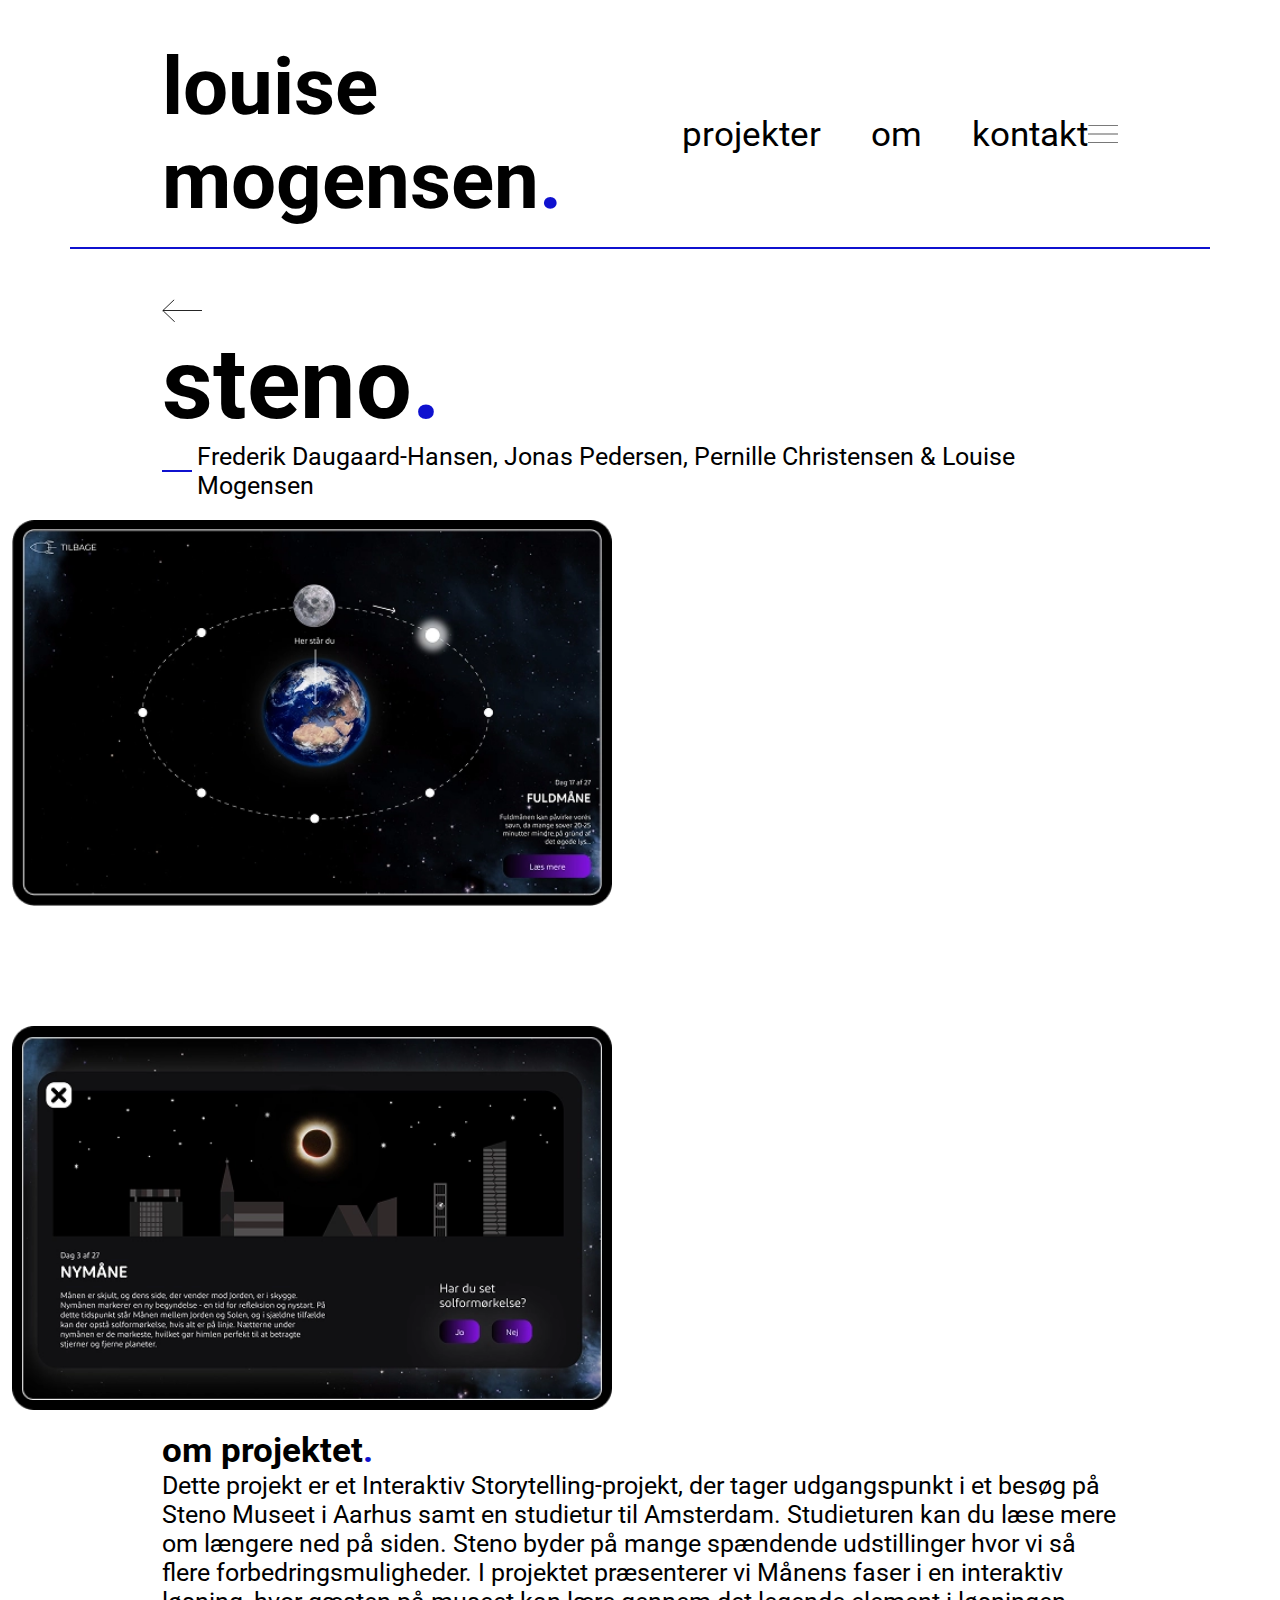
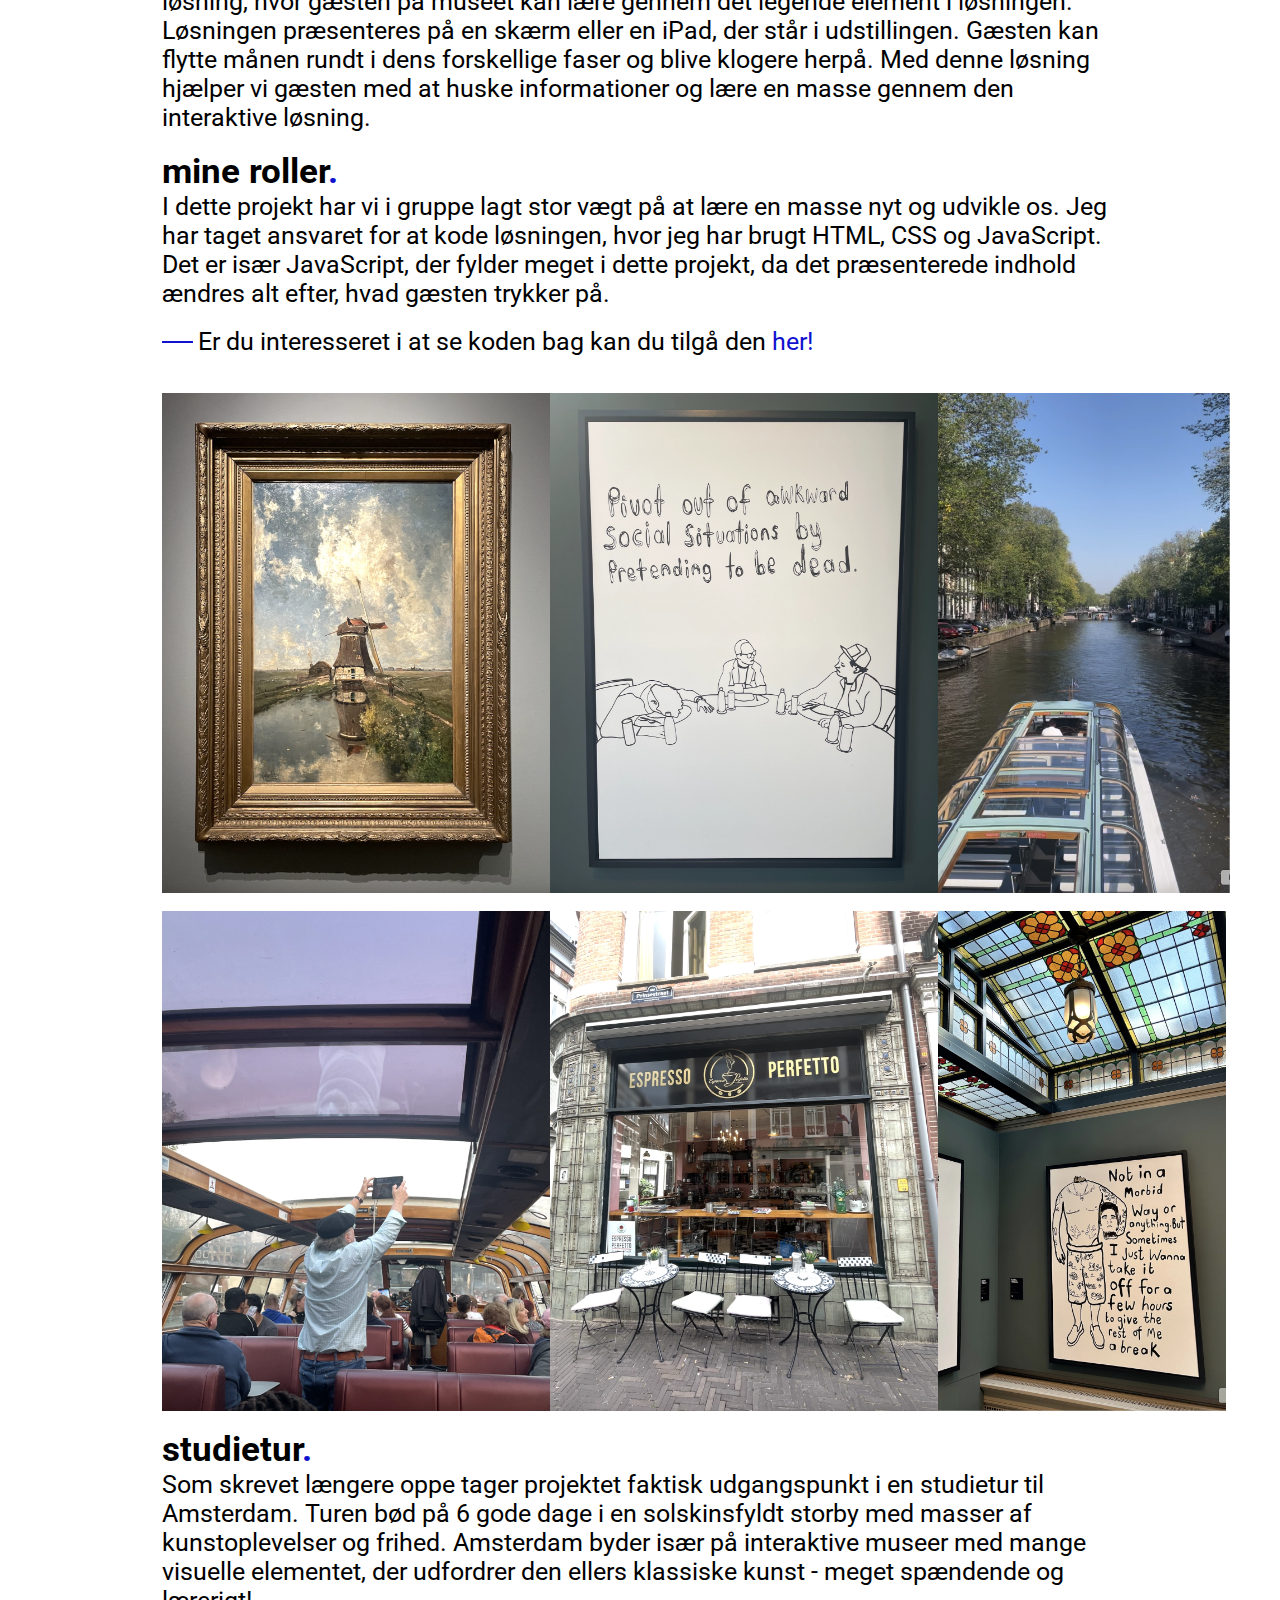
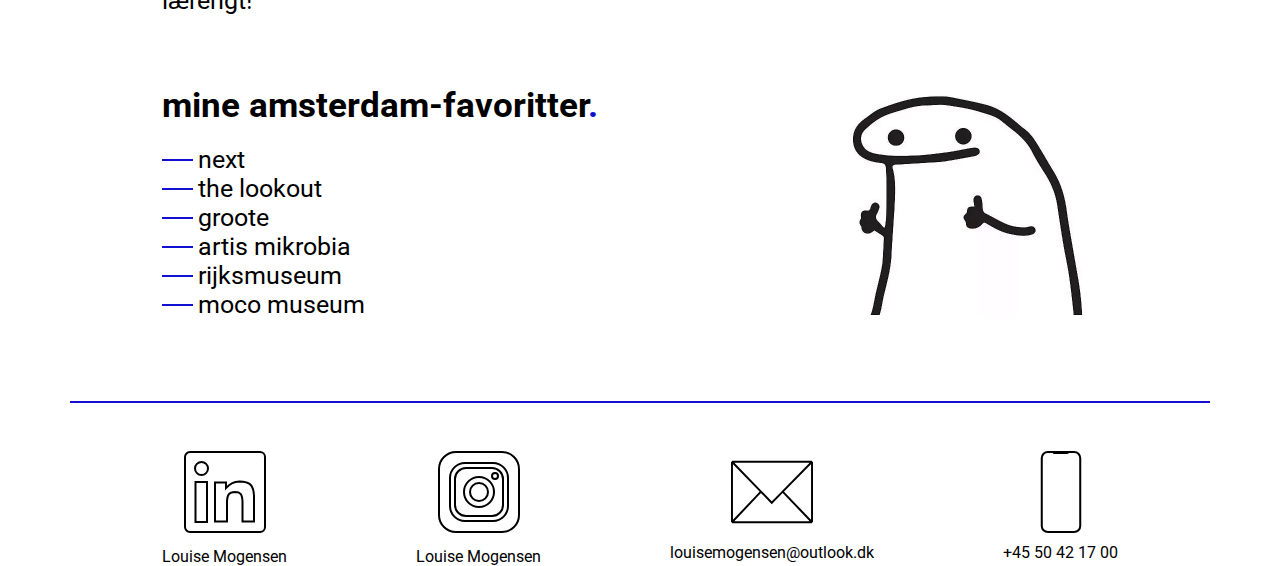
<file: steno.html>
<!DOCTYPE html>
<html lang="en">
<head>
    <meta charset="UTF-8">
    <meta name="viewport" content="width=device-width, initial-scale=1.0">
    <title>Document</title>
    <link rel="stylesheet" href="css/styles.css"> <!-- Linkter til den samlede CSS -->
    <link rel="icon" href="images/ikon.webp" type="image/x-icon"/> <!-- Lille ikon i tab -->
    <script src="js/script.js" defer></script> <!-- Defer bruges til at sikre, at HTML-dokumentet er loaded inden JavaScript køres-->
</head>
<body>

    <header>

        <section class="menulinje">

            <article class="logo">
                <a href="index.html">
                    <h1>louise mogensen<span class="punktum">.</span></h1>
                </a>

            </article>

            <article class="navigationslinje">
                <a href="projekter.html">projekter</a>
                <a href="om.html">om</a>
                <a href="kontakt.html">kontakt</a>
            </article>

            <img id="burgermenu" src="images/burgermenu.svg" alt="Burgermenu" style="width: 30px;">
    
    <aside class="menuIndhold" id="navigationsmenu">
        <div id="lukBurgermenu"><img src="images/krydsIkon.svg" alt="Luk burgermenu" style="width: 30px;"></div>
        <nav>
            <aside class="burgermenuIndhold">
                <a href="index.html">forside</a>
                <a href="index.html"><img src="images/pil.svg" alt="Pil til forside"></a>
            </aside>

            <aside class="burgermenuIndhold">
                <a href="projekter.html">projekter</a>
                <a href="projekter.html"><img src="images/pil.svg" alt="Pil til projekter"></a>
            </aside>

            <aside class="burgermenuIndhold">
                <a href="om.html">om</a>
                <a href="om.html"><img src="images/pil.svg" alt="Pil til om"></a>
            </aside>

            <aside class="burgermenuIndhold">
                <a href="kontakt.html">kontakt</a>
                <a href="kontakt.html"><img src="images/pil.svg" alt="Pil til kontakt"></a>
            </aside>

        </nav>
    </aside>

        </section>

        <hr class="horisontal-linje"> <!-- Linjen, der opdeler header og main-indhold -->

    </header>

    <main>

        <a href="projekter.html"><img class="pilTilbage" src="images/pil.svg" alt="Pil tilbage til projekter" style="rotate: 180deg; width: 40px;"></a>
        
        <h1 class="overskriftPaaSide">steno<span class="punktum">.</span></h1>

        <aside class="listeelement gruppenavne">
            <hr class="bindestreg">
            <p>Frederik Daugaard-Hansen, Jonas Pedersen, Pernille Christensen & Louise Mogensen</p>
        </aside>

        <section class="projektbilleder" id="ipadBillederSteno">
            <img src="images/stenoIpad.webp" alt="Billeder fra Steno Projektet">
            <img src="images/stenoIpadTo.webp" alt="Billeder fra Steno Projektet">
        </section>

        <article class="overskriftOgTekstProjekt">
            <h3>om projektet<span class="punktum">.</span></h3>
            <p>Dette projekt er et Interaktiv Storytelling-projekt, der tager udgangspunkt i et besøg på Steno Museet i Aarhus samt en studietur til Amsterdam. Studieturen kan du læse mere om længere ned på siden. Steno byder på mange spændende udstillinger hvor vi så flere forbedringsmuligheder. I projektet præsenterer vi Månens faser i en interaktiv løsning, hvor gæsten på museet kan lære gennem det legende element i løsningen. Løsningen præsenteres på en skærm eller en iPad, der står i udstillingen. Gæsten kan flytte månen rundt i dens forskellige faser og blive klogere herpå. Med denne løsning hjælper vi gæsten med at huske informationer og lære en masse gennem den interaktive løsning.</p>
        </article>

        <br>

        <article class="overskriftOgTekstProjekt">
            <h3>mine roller<span class="punktum">.</span></h3>
            <p>I dette projekt har vi i gruppe lagt stor vægt på at lære en masse nyt og udvikle os. Jeg har taget ansvaret for at kode løsningen, hvor jeg har brugt HTML, CSS og JavaScript. Det er især JavaScript, der fylder meget i dette projekt, da det præsenterede indhold ændres alt efter, hvad gæsten trykker på.</p>
        </article>

        <br>

        <aside class="listeelement">
            <hr class="bindestreg">
            <p>Er du interesseret i at se koden bag kan du tilgå den <a class="linkTilEkstern" href="https://github.com/louisemogensenn/interaktiv-storytelling">her!</a></p>
        </aside>

        <br>

        <section id="billedegalleriSteno">
            <aside class="billederPaaLinje">
                <img src="images/amsterdamEt.webp" alt="Billede fra Amsterdam">
                <img src="images/amsterdamTo.webp" alt="Billede fra Amsterdam">
                <img src="images/amsterdamFem.webp" alt="Billede fra Amsterdam">
            </aside>

            <aside class="billederPaaLinje">
                <img src="images/amsterdamFire.webp" alt="Billede fra Amsterdam">
                <img src="images/amsterdamSeks.webp" alt="Billede fra Amsterdam">
                <img src="images/amsterdamTre.webp" alt="Billede fra Amsterdam">
            </aside>
        </section>

        <article class="overskriftOgTekstProjekt">
            <h3>studietur<span class="punktum">.</span></h3>
            <p>Som skrevet længere oppe tager projektet faktisk udgangspunkt i en studietur til Amsterdam. Turen bød på 6 gode dage i en solskinsfyldt storby med masser af kunstoplevelser og frihed. Amsterdam byder især på interaktive museer med mange visuelle elementet, der udfordrer den ellers klassiske kunst - meget spændende og lærerigt!</p>
        </article>

        <article class="beskrivelseOgBillede">

            <section>
                <article class="overskriftOgTekstProjekt">
                    <h3>mine amsterdam-favoritter<span class="punktum">.</span></h3>
                </article>
                <br>
                <aside class="listeelement">
                    <hr class="bindestreg">
                    <p>next</p>
                </aside>

                <aside class="listeelement">
                    <hr class="bindestreg">
                    <p>the lookout</p>
                </aside>

                <aside class="listeelement">
                    <hr class="bindestreg">
                    <p>groote</p>
                </aside>

                <aside class="listeelement">
                    <hr class="bindestreg">
                    <p>artis mikrobia</p>
                </aside>

                <aside class="listeelement">
                    <hr class="bindestreg">
                    <p>rijksmuseum</p>
                </aside>

                <aside class="listeelement">
                    <hr class="bindestreg">
                    <p>moco museum</p>
                </aside>

            </section>

            <section>
                <img class="figur" src="images/yes.webp" alt="Tegning af mig, der er glad">
            </section>
        
        </article>

       

    </main>

    <footer>

        <hr class="horisontal-linje-footer">

        <section class="footer">

            <aside class="footerIkonOgTekst">
                <a href="https://www.linkedin.com/in/louise-mogensen-a4139324a/"><img src="images/linkedinIkon.svg" alt="LinkedIn-ikon - direkte til Louise Mogensen"></a>
                <a href="https://www.linkedin.com/in/louise-mogensen-a4139324a/">Louise Mogensen</a>
            </aside>
    
            <aside class="footerIkonOgTekst">
                <a href="https://www.instagram.com/louisemogensenn/"><img src="images/instagramIkon.svg" alt="instagram-ikon - direkte til Louise Mogensen"></a>
                <a href="https://www.instagram.com/louisemogensenn/">Louise Mogensen</a>
            </aside>
    
            <aside class="footerIkonOgTekst">
                <img src="images/mailIkon.svg" alt="Mail-ikon - kontakt mig på louisemogensen@outlook.dk">
                <p class="mailFooterTekst">louisemogensen@outlook.dk</p>
            </aside>
    
            <aside class="footerIkonOgTekst">
                <img src="images/telefonIkon.svg" alt="telefon-ikon - kontakt mig på +45 50 42 17 00">
                <p>+45 50 42 17 00</p>
            </aside>

        </section>
        

    </footer>
    
    
</body>
</html>
</file>
<file: css/styles.css>
/* ---------------- GENEREL STYLING ---------------- */

@import url('https://fonts.googleapis.com/css2?family=Heebo:wght@100..900&family=Roboto:ital,wght@0,100..900;1,100..900&display=swap');

* {
    font-family: 'Helvetica Neue', 'Roboto', Times, serif; /* Valg af font og sekundær font, der sikrer, at skriften stadig er sans serif*/
    margin: 0; /* Nulstiller al deafult margin */
    padding: 0; /* Nulstiller al deafult padding */
}

:root {
    --primaerFarve: #000; /* Bruges som primær skriftfarve*/
    --sekundaerFarve: #0F11CF; /* Bruges til mindre elementer*/
}

body {
    margin-left: 162px; /* Alt indhold placeres minimum 162px fra venstre kant som udgangspunkt*/
    margin-right: 162px; /* Alt indhold placeres minimum 162px fra højre kant som udgangspunkt*/
}

a {
    text-decoration: none; /* Fjerner underline fra links */
    color: var(--primaerFarve); /* Alle links bliver sorte i stedet for lilla */
}

.punktum {
    color: var(--sekundaerFarve); /* Skifter farven på punktum */
}

.overskriftPaaSide {
    display: flex; /* Denne linje placerer overskrift og punktum tæt på hinanden */
    font-size: 99px;
}

.bindestreg {
    border: none; /* Fjerner border */
    background-color: var(--sekundaerFarve); /* Angiver farven på linjen */
    height: 2px; /* Angiver bindestregens tykkelse */
    width: 31px; /* Angiver længden på bindestregen */
    align-self: center; /* Placerer bindestregen med samme horisontale midterpunkt som teksten */
}

@media (max-width: 1200px) {
    body {
        margin-left: 10px; /* Angiver ny margin for mobil-version*/
        margin-right: 10px;
    }

    .overskriftPaaSide {
        font-size: 39px; /* De øverste overskrifter får en anden skriftstørrelse */
        margin-bottom: 40px; /* Hver overskrift har 40px ned til nedstående elementer */
    }

    .bindestreg {
        width: 12px; /* Ændrer længden på den blå bindestreg*/
    }
}

/* ---------------- STYLING AF HEADER ---------------- */

.burgermenu {
    display: none; /* Burgermenuen skjultet i default */
}

.menulinje {
    display: flex; 
    justify-content: space-between; /* Logo og navigationslinje placeres*/
    align-items: center; /* Logo og navigationslinje placeres med samme midtpunkt horisontalt */
    margin-bottom: 19px; /* Skaber en afstand på 19px til linjen under neden */
    margin-top: 40px; /* Skaber afstanden mellem toppen af browseren og toppen af menulinjen */
}

.logo {
    font-size: 40px;
}

.navigationslinje {
    display: flex; /* Projekter, Om og Kontakt placeres på linje */
    font-size: 35px; /* Størrelsen på linksene defineres til 35px */
    gap: 50px; /* Der er 80 px mellem hvert link */
}

.navigationslinje a:hover {
    color: var(--sekundaerFarve); /* Angiver farven ved hover */
    cursor: pointer;
}

.horisontal-linje, .horisontal-linje-footer  {
    color: var(--sekundaerFarve); /* Angiver farven på stregen*/
    border: 1px solid; /* Tykkelsen på stregen */
    margin: 0 -92px 50px; /* Body ha stylingen: margin-left: 162px og margin-right: 162px;. Linjen skal være 70px fra hver kant i stedet og derfor er margin-left og margin-right i minus 92, da 162px - 92px=70px */
}

.listeelement { /* Bruges til at style bindestreg og tekst  */
    display: flex; /* Placerer bindestreg og tekst på linje */
    gap: 5px; /* Skaber en afstand mellem bindestreg og tekst */
}

.listeelement p {
    font-size: 25px; /* Teksterne får en bestemt skriftstørrelse */
    gap: 10px; /* Tekststykkerne får en afstand imellem sig*/
}

/* ---------------- STYLING AF BURGERMENU ---------------- */

.menuIndhold {
    position: fixed; /* Menuen vises i hele vinduet */
    top: 0; /* Burgermenuen er placeret i toppen af skærmen */
    right: 0; /* Burgermenue starter ved kanten af højre side*/
    width: 100%; /* Burgermenuen fylder 100% af bredden */
    height: 100%; /* Burgermenuen fylder 100% af højden */
    background-color: #fff; /* Sikrer, at baggrunden ikke er gennemsigtig */
    display: none; /* Indholdet vises ikke i default */
    flex-direction: column; /* Elementeren står oven på hianden*/
    justify-content: center; /* Det hele er placeret i midten vertikalt */
    align-items: stretch; /* Indholdet fylder hele containeren */
    z-index: 1000;
}

.menuIndhold.aktiv {
    display: flex; /* Når klassen aktiv tilføjet vises indoldet i menuen*/
}

#lukBurgermenu {
    position: absolute; /* Placeres relativt til .menuIndhold */
    top: 40px; /* Justér efter behov, så det matcher burgermenu-ikonet */
    right: 75px; /* Samme margen som .burgermenuIndhold */
    cursor: pointer; 
    width: 50px; /* Sørg for, at størrelsen matcher burgermenuen */
}

.navigationsmenu a {
    /* text-decoration: none; */
    display: flex;
    align-items: center; /* Elementerne er på samme linje */
    justify-content: space-between; /* Links og pile placeres i hver sin side */
}

.burgermenu {
    cursor: pointer; /* Ved hover kommer en pointer så det er synligt, at elementet er klikbart*/
}

.burgermenuIndhold {
    display: flex; /* Elementerne placeres på række */
    justify-content: space-between; /* Elementerne fylder hele containren*/
    align-items: center; /* Elementerne står på samme linje */
    margin: 0 75px;
    font-size: 35px;
}

.burgermenuIndhold img {
    width: 50px; /* Pileness størrelse */
}


@media (max-width: 1200px) {
    .burgermenu {
        display: block;
    }

    .navigationslinje {
        display: none;
    }

    .logo {
        font-size: 20px;
    }
}

@media (max-width: 390px) {

    .burgermenu {
        display: block;
    }

    .horisontal-linje, .horisontal-linje-footer {
        margin: 0 -10px 30px; /* Ændrer margin for linjerne */
    }

    .listeelement p {
        font-size: 15px;
    }

    #lukBurgermenu { /* Sikrer, at krydset er præcist oven på burgermenuen*/
        right: -10px; /* Flytter det tættere på kanten */
        top: 45px; /* Justerer højden lidt */
    }

}

/* ---------------- STYLING AF FOOTER ---------------- */

.horisontal-linje-footer {
    margin: 82px -92px 48px; /* Afstanden mellem top- og bundelementer er anderledes for footer-linjen */
}
.footer {
    display: flex; /* Alle elementer placeres på linje */
    justify-content: space-between; /* Sikrer, at indholdet fylder helt ud til kanterne i begge sider og fordeler pladsen ligeligt imellem sig */
}

.footerIkonOgTekst {
    display: flex; /* Placerer elementerne på linje */
    flex-direction: column; /* Placerer elementerne på linje vertikalt*/
    align-items: center; /* Placerer ikonet og teksten med samme veertikale midterpunkt */
    text-align: center; /* Placerer ikonet og teksten med samme veertikale midterpunkt */
    gap: 10px; /* Skaber en afstand mellem ikoner og tekst vertikalt */
}

.footerIkonOgTekst img {
    width: 82px; /* Giver alle ikoner i footer den samme bredde */
    height: 82px; /* Er nødvenidig, da telefonen har andre dimensioner */
}

@media (max-width: 1000px) {
    .footer {
        flex-direction: column; /* Står i kolonne i stedet for på linje/række*/
    }

    .footer img {
        width: 41px; /* Størrelsen på ikonerne ændres */
        max-height: 41px;
        margin-top: 10px; /* Der skabes afstand mellem ikoner og tekst */
    }
}

@media (max-width: 390px) {

    .footerIkonOgTekst {
        flex-direction: row; /* Elementerne placeres på horisontal linje */
    }

    .horisontal-linje-footer {
        margin: 30px -10px 20px; /* Ændrer margin for linjerne */
    }
}

/* ---------------- STYLING AF INDEX ---------------- */

#forsideIndhold {
    display: flex; /* Placerer billedet og tekst+pile på en horisontal linje */
    justify-content: space-between; /* Skaber afstand imellem indhold, så det placeres i hver sin side */
    align-items: flex-end; /* Placerer al indhold (her med fokus på teksten) på den nederste linje i flexboksen */
}

#forsidebillede {
    width: 500px;
}

#forsideNavigation {
    display: flex; /* Placerer elementerne på linje*/
    flex-direction: column; /* Links og pile placeres oven på hinanden */
    gap: 15px; /* Skaber en afstand mellem top og bund for hvert link */
    font-size: 80px; /* Angiver størrelsen på fonten */
}

.forsidelinkOgPil {
    display: flex; /* Placerer elementerne på linje*/
    justify-content: space-between; /* Sikrer at pil og tekst står i hver sin ende, så teksterne starter samme sted og pilene slutter samme sted */
    gap: 30px; /* Skaber afstand mellem pil og tekst på forsiden */
}

@media (max-width: 1100px) {
    #forsideIndhold {
        flex-direction: column; /* Indhold placeres i kolonne i stedet for række */
        align-items: center; /* Indholdet placeret i midten af siden */
    }

    #forsidebillede {
        align-items: center;
    }
}

@media (max-width: 640px) {
    #forsidebillede {
        width: 370px; /* skærmensbredde - margin = bredden -> 390 - (10*2) = 370px*/
    }

    .forsidelinkOgPil {
        justify-content: space-between;
    }

    #forsideNavigation {
        font-size: 40px;
        width: 370px;
    }

    .forsidelinkOgPil img {
        width: 40px;
    }
}

/* ---------------- STYLING AF PROJEKTER ---------------- */
#topProjekt {
    margin-top: 100px; /* Det øverste projekt placeres 50px fra overskriften */
}

.indholdProjekter {
    display: flex; /* Billedet samt tekststykker placeres på linje */
}

.indholdProjekter img {
    width: 535px; /* Billedet til hvert projekt får en bestemt størrelse */
    height: 314px; /* Giver billederne af de tre projekter en bestemt højde */
}

.linjeMellemProjekter {
    border: 0.5px solid; /* Tykkelsen på stregen */
    margin: 62px 0; /* Giver linjen en margin (pladsen omkring sig) på 62px */
}

.tekstProjekter {
    margin-left: 118px; /* Tekststykkerne placeres 118px fra deres tilhørende billede */
}

.tekstProjekter h3 {
    font-size: 35px; /* Overskrifterne for hvert projekt får en skriftstørrelse */
}

.tekstProjekter p {
    font-size: 25px; /* Underoverskrifterne får en skriftstørrelse */
}

.pilProjekter {
    width: 54px; /* Angiver pilens bredde */
    float: right; /* Pilen placeres i højre side af skærmen */
    margin-top: -27px; /* Placerer pilen på samme grundlinje som billedet */
}

@media (max-width: 1396px) {

    .indholdProjekter h3 {
        font-size: 25px;
    }

}

@media (max-width: 700px) {
    #topProjekt {
        margin: 0; /* Nulstiller margin på det øverste projekt*/
    }

    .indholdProjekter {
        flex-direction: column;
    }

    .indholdProjekter img {
        width: 370px;
        height: 245px;
    }

    .linjeMellemProjekter {
        border: 0.5px solid; /* Tykkelsen på stregen */
        margin: 20px 0; /* Giver linjen en margin (pladsen omkring sig) på 62px */
    }
    
    .tekstProjekter {
        margin: 0;
    }

    .tekstProjekter h3 {
        font-size: 20px; /* Overskrifterne for hvert projekt får en skriftstørrelse */
    }
    
    .tekstProjekter p {
        font-size: 15px; /* Underoverskrifterne får en skriftstørrelse */
    }
}

/* ---------------- STYLING AF PROJEKT ---------------- */

#projektAarhusJazzFestival, #projektSteno, #projektNippon {
    cursor: pointer; /* Alt indholdet i projektet er et link - dette tydliggøres ved at have en pointer-cursor ved hover */
}

.projektbilleder {
    display: flex; /* Placerer billederne på række */
    justify-content: space-around; /* Skaber ens afstand på begge sider af billederne*/
    margin-top: 35px; /* Skaber afstand til ovenstående elementer */
    margin-bottom: 90px; /* Skaber afstand til nedstående elementer */
}

.projektbilleder img {
    width: 600px; /* Billederne fpr en bestemt bredde */
}

#ipadBillederSteno {
    width: 300px; /* Billeder får en bestemt bredde */
    gap: 120px; /* Der skabes en afstand mellem billeder af ipads på siden steno.html */
}

.overskriftOgTekstProjekt h3 {
    font-size: 35px; /* Giver en bestemt skriftstørrelse til underoverskrifter */
}

.overskriftOgTekstProjekt p {
    font-size: 25px; /* Giver en bestemt skriftstørrelse til brødttekst */
}

.projektbillederIphone {
    display: flex; /* Billederne stilles på linje */
    justify-content: space-around; /* De fordeles med lige meget plads omkring sig */
    margin-top: 82px; /* Billederne får en bestemt afstand til ovenstående elementer */
    margin-bottom: 110px; /* Billederne får en bestemt afstand til nedstående elementer */
}

.projektRoller {
    margin-top: 110px; /* Teksten får en bestemt afstand til ovenstående elementer */
    font-size: 35px; /* Teksten får en bestemt skriftstørrelse */
}

.linkTilEkstern {
    color: var(--sekundaerFarve); /* Links til eksterne sider får den blå farve */
}

#billedegalleriSteno img{
    height: 500px; /* Billederne får en bestemt størrelse*/
    width: 388px;
}

@media (max-width: 1500px) {
    .projektbilleder {
        flex-direction: column; /* Placerer billederne over hinanden */
        justify-content: center;
        align-items: center;
        margin: 20px 0;
    }
}

@media (max-width: 800px) {
    .projektbillederIphone {
        height: 600px;
        margin: 20px 0;
    }
}

@media (max-width: 600px) {
    .projektbillederIphone {
        height: 338px;
    }

}

@media (max-width: 390px) {
    .projektbilleder {
        flex-direction: column; /* Placerer billederne over hinanden */
        justify-content: center;
        margin: 20px 0;
    }

    .projektbilleder img{
        width: 370px; /* Billederne får samme bredde som skærmen minus margin*/
    }

    #ipadBillederSteno {
        width: 370px; /* Angiver bredden på billedet */
    }

    .overskriftOgTekstProjekt h3 {
        font-size: 20px; /* Giver en anden skriftstørrelse */
        margin-top: 20px; /* Skaber afstand til ovenstående elementer*/
    }

    .overskriftOgTekstProjekt p {
        font-size: 15px;
    }

    .projektbillederIphone {
        height: 338px;
    }

    #billedegalleriSteno img{
        margin-top: 10px;
    }

}
/* ---------------- STYLING AF OM ---------------- */

.broedTekstOm{
    font-size: 25px; /* Brødteksten får en bestemt skriftstørrelse */
}

#billedegalleriOm img {
    width: 384px; /* Bredden sætter på følgende udregning: width = 1512 (skærmens bredde) - (162*2) (margin i begge sider) - (18*2) (ønsket afstand mellem billeder) / 3 (antal billeder)*/
}

.billederPaaLinje {
    display: flex; /* Billederne placeres på linje */
    justify-content: space-between; /* Billederne får lige meget plads omkring sig */
    margin: 18px 0; /* Billederne får en afstand på 18px til top og bund*/
}

#omMig {
    margin-bottom: 61px; /* De syv gode ting om mig får en afstand til nedstående elementer */
}

#omMig h3 {
    font-size: 35px; /* De syv gode ting får en bestemt skriftstørrelse */
}

.beskrivelseOgBillede {
    display: flex; /* Ti ting om mig og billedet i bunden står på række */
    justify-content: space-between; /* De placeres yderst i deres container*/
    align-items: end; /* De placeres nederst i deres container*/
}

.figur {
    width: 300px; /* Figuren får en bredde på 300px */
}

@media (max-width: 1076px) {
    #billedegalleriOm img {
        width: 280px; /* Bredden på billederne passer til skærmstørrelsen - 20px */
        margin: 5px 0; /* Skaber en afstand mellem billederne på 10px*/
    }
}

@media (max-width: 766px) {
    #billedegalleriOm img {
        width: 200px;
    }
}

@media (max-width: 527px) {

    .broedTekstOm {
        font-size: 15px; /* Brødteksten på siden om får en mindre skriftstørrelse */
    }

    #billedegalleriOm img {
        width: 370px; /* Bredden på billederne passer til skærmstørrelsen - 20px */
        margin: 5px 0; /* Skaber en afstand mellem billederne på 10px*/
    }

    .billederPaaLinje {
        flex-direction: column; /* Indholdet stilles på vertikal linje */
        margin: 0; /* Al margin hertil nulstilles */
    }

    #omMig h3 {
        font-size: 20px; /* Underoverskrifterne på siden om.html får ny skriftstørrelse */
    }

    .figur {
        width: 100px; /* Figuren får en ny størrelse */
    }
}

/* ---------------- STYLING AF KONTAKT ---------------- */
.ikonOgTekst {
    display: flex; /* Placerer ikon og tekst på linje */
    align-items: center; /* Sikrer at ikonet og teksten har samme horisontale midterpunkt */
    gap: 40px; /* Placerer ikon og tekst med 40px imellem sig */
}

.ikonOgTekst img {
    margin-bottom: 49px; /* Ikonerne på siden får en afstand til bunden */
}

.ikonOgTekst p, #kontaktIndhold p {
    font-size: 25px; /* Tekst får en bestemt skriftstørrelse */
    margin-bottom: 49px; /* Tekststykkerne får en afstand til nedstående elementer */
}

#kontaktIndhold {
    display: flex; /* Indholdet placeres på linje */
    justify-content: space-between; /* Det får lige meget plads omkring sig */
}

#kontaktbillede {
    width: 430px; /* Billedet får en bestemt bredde */
    align-self: flex-start; /* Holder billedet i toppen */
}

@media (max-width: 390px) {
    .ikonOgTekst {
        display: none; /* Ikoner og tekst er ikke vist, da dette er at finde i footer */
    }

    #kontaktIndhold p {
        font-size: 15px; /* Fontstørrelsen */
    }

    #kontaktIndhold {
        flex-direction: column; /* Indholdet står på en vertikal linje i stedet for horisontal */
    }

    #kontaktbillede {
        width: 370px; /* Billedet passer til skærmenstørrelsen - 20px*/
    }
}
</file>
